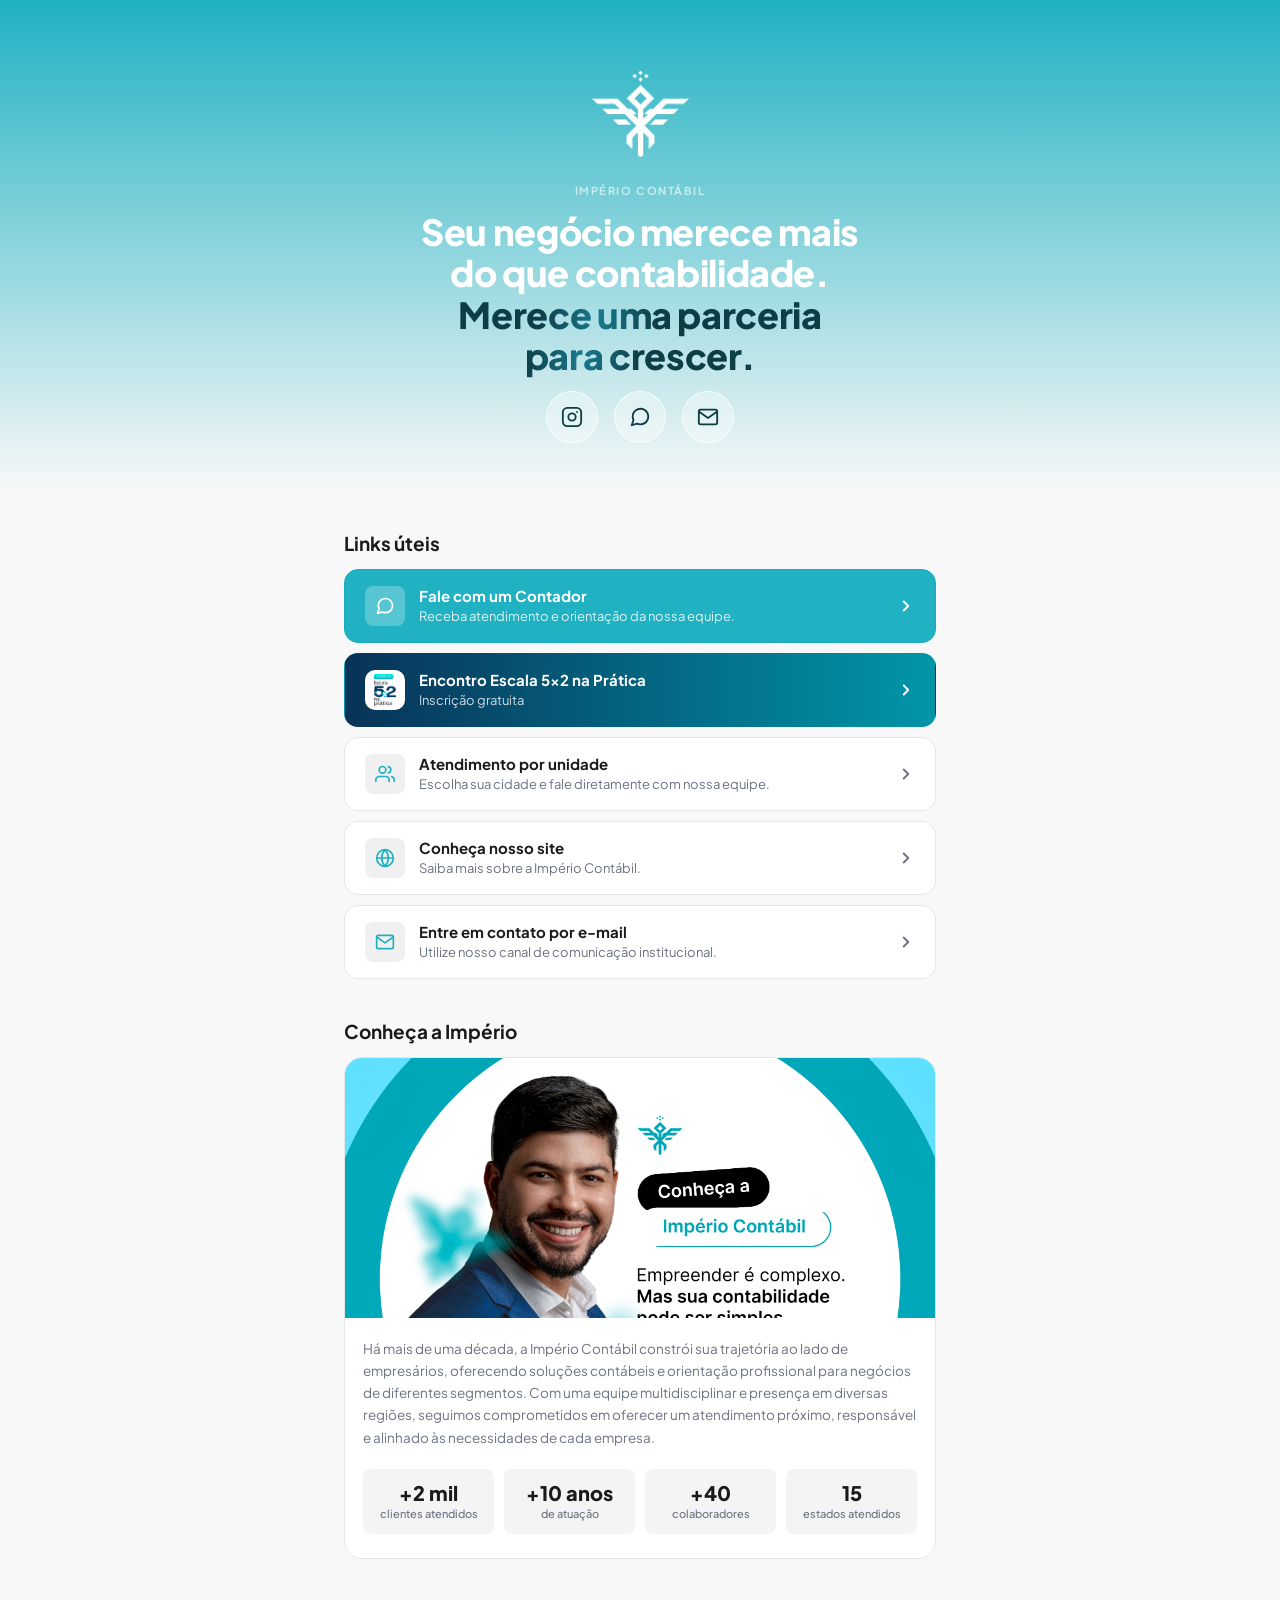
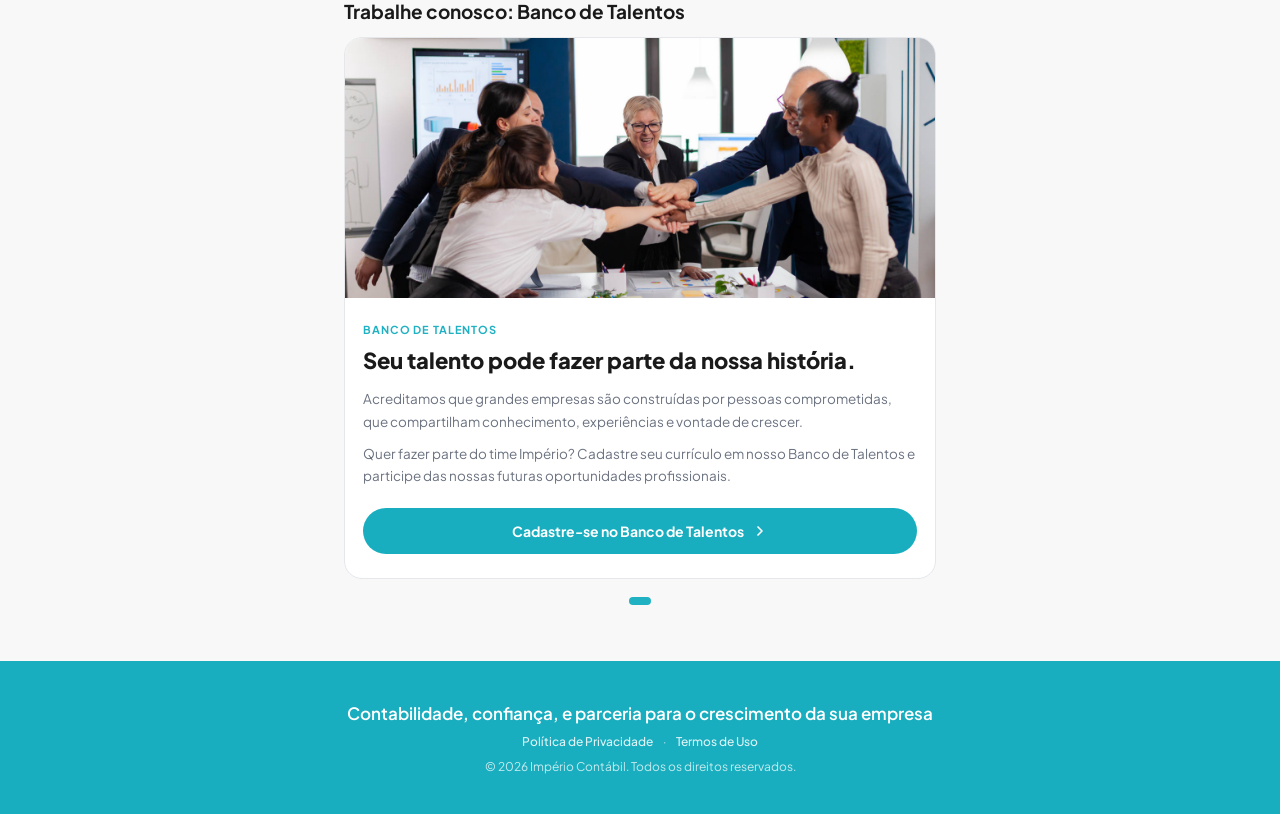
<file: index.html>
<!DOCTYPE html>
<html lang="pt-BR">
<head>
  <meta charset="UTF-8" />
  <meta name="viewport" content="width=device-width, initial-scale=1.0" />
  <title>Império Contábil</title>
  <link rel="icon" type="image/png" href="assets/logo.png" />
  <link rel="preconnect" href="https://fonts.googleapis.com" />
  <link rel="preconnect" href="https://fonts.gstatic.com" crossorigin />
  <link href="https://fonts.googleapis.com/css2?family=Plus+Jakarta+Sans:wght@300;400;500;600;700;800&display=swap" rel="stylesheet" />
  <link rel="stylesheet" href="style.css" />
</head>
<body>

  <!-- HERO -->
  <section class="hero">
    <div class="hero__inner">
      <img src="assets/logo.png" alt="Logotipo Império Contábil" class="hero__logo" />
      <span class="hero__eyebrow">Império Contábil</span>
      <h1 class="hero__headline">
        Seu negócio merece mais<br>
        do que contabilidade.<br>
        <span class="hero__accent">Merece uma parceria<br>para crescer.</span>
      </h1>
      <div class="hero__socials">
        <a href="https://www.instagram.com/imperiocontabill/" target="_blank" rel="noopener" class="social-btn" aria-label="Instagram">
          <!-- Camera / Instagram -->
          <svg xmlns="http://www.w3.org/2000/svg" width="22" height="22" viewBox="0 0 24 24" fill="none" stroke="currentColor" stroke-width="2" stroke-linecap="round" stroke-linejoin="round">
            <rect x="2" y="2" width="20" height="20" rx="5" ry="5"/>
            <circle cx="12" cy="12" r="4"/>
            <circle cx="17.5" cy="6.5" r="1" fill="currentColor" stroke="none"/>
          </svg>
        </a>
        <a href="https://wa.me/5589994093771" target="_blank" rel="noopener" class="social-btn" aria-label="WhatsApp">
          <!-- WhatsApp -->
          <svg xmlns="http://www.w3.org/2000/svg" width="22" height="22" viewBox="0 0 24 24" fill="none" stroke="currentColor" stroke-width="2" stroke-linecap="round" stroke-linejoin="round">
            <path d="M21 11.5a8.38 8.38 0 0 1-.9 3.8 8.5 8.5 0 0 1-7.6 4.7 8.38 8.38 0 0 1-3.8-.9L3 21l1.9-5.7a8.38 8.38 0 0 1-.9-3.8 8.5 8.5 0 0 1 4.7-7.6 8.38 8.38 0 0 1 3.8-.9h.5a8.48 8.48 0 0 1 8 8v.5z"/>
          </svg>
        </a>
        <a href="mailto:contato.imperiocontabil@gmail.com" class="social-btn" aria-label="E-mail">
          <!-- Email -->
          <svg xmlns="http://www.w3.org/2000/svg" width="22" height="22" viewBox="0 0 24 24" fill="none" stroke="currentColor" stroke-width="2" stroke-linecap="round" stroke-linejoin="round">
            <path d="M4 4h16c1.1 0 2 .9 2 2v12c0 1.1-.9 2-2 2H4c-1.1 0-2-.9-2-2V6c0-1.1.9-2 2-2z"/>
            <polyline points="22,6 12,13 2,6"/>
          </svg>
        </a>
      </div>
    </div>
  </section>

  <!-- MAIN CONTENT -->
  <main class="main">

    <!-- LINKS ÚTEIS -->
    <section class="section">
      <h2 class="section__title">Links úteis</h2>
      <div class="links-list">

        <a href="https://wa.me/5589994093771" target="_blank" rel="noopener" class="link-item link-item--primary">
          <div class="link-item__icon">
            <svg xmlns="http://www.w3.org/2000/svg" width="20" height="20" viewBox="0 0 24 24" fill="none" stroke="currentColor" stroke-width="2" stroke-linecap="round" stroke-linejoin="round">
              <path d="M21 11.5a8.38 8.38 0 0 1-.9 3.8 8.5 8.5 0 0 1-7.6 4.7 8.38 8.38 0 0 1-3.8-.9L3 21l1.9-5.7a8.38 8.38 0 0 1-.9-3.8 8.5 8.5 0 0 1 4.7-7.6 8.38 8.38 0 0 1 3.8-.9h.5a8.48 8.48 0 0 1 8 8v.5z"/>
            </svg>
          </div>
          <div class="link-item__text">
            <span class="link-item__label">Fale com um Contador</span>
            <span class="link-item__sub">Receba atendimento e orientação da nossa equipe.</span>
          </div>
          <div class="link-item__arrow">
            <svg xmlns="http://www.w3.org/2000/svg" width="18" height="18" viewBox="0 0 24 24" fill="none" stroke="currentColor" stroke-width="2.5" stroke-linecap="round" stroke-linejoin="round">
              <polyline points="9 18 15 12 9 6"/>
            </svg>
          </div>
        </a>

        <button class="link-item link-item--forum" id="openForumModal" type="button" style="display:none;">
          <div class="link-item__icon link-item__icon--photo">
            <img src="assets/forum-dom-inocencio.png" alt="Fórum da Reforma Tributária" class="link-item__photo" />
          </div>
          <div class="link-item__text">
            <span class="link-item__label">Fórum da Reforma Tributária</span>
            <span class="link-item__sub">Dom Inocêncio</span>
          </div>
          <div class="link-item__arrow link-item__arrow--muted">
            <svg xmlns="http://www.w3.org/2000/svg" width="18" height="18" viewBox="0 0 24 24" fill="none" stroke="currentColor" stroke-width="2.5" stroke-linecap="round" stroke-linejoin="round">
              <polyline points="9 18 15 12 9 6"/>
            </svg>
          </div>
        </button>

        <a href="escala52.html" class="link-item link-item--escala">
          <div class="link-item__icon link-item__icon--photo">
            <img src="assets/escala52-logo.png" alt="Encontro Escala 5x2 na Prática" class="link-item__photo" style="object-fit: contain;" />
          </div>
          <div class="link-item__text">
            <span class="link-item__label">Encontro Escala 5x2 na Prática</span>
            <span class="link-item__sub">Inscrição gratuita</span>
          </div>
          <div class="link-item__arrow link-item__arrow--muted">
            <svg xmlns="http://www.w3.org/2000/svg" width="18" height="18" viewBox="0 0 24 24" fill="none" stroke="currentColor" stroke-width="2.5" stroke-linecap="round" stroke-linejoin="round">
              <polyline points="9 18 15 12 9 6"/>
            </svg>
          </div>
        </a>

        <a href="unidades.html" class="link-item">
          <div class="link-item__icon link-item__icon--muted">
            <svg xmlns="http://www.w3.org/2000/svg" width="20" height="20" viewBox="0 0 24 24" fill="none" stroke="currentColor" stroke-width="2" stroke-linecap="round" stroke-linejoin="round">
              <path d="M17 21v-2a4 4 0 0 0-4-4H5a4 4 0 0 0-4 4v2"/>
              <circle cx="9" cy="7" r="4"/>
              <path d="M23 21v-2a4 4 0 0 0-3-3.87"/>
              <path d="M16 3.13a4 4 0 0 1 0 7.75"/>
            </svg>
          </div>
          <div class="link-item__text">
            <span class="link-item__label">Atendimento por unidade</span>
            <span class="link-item__sub">Escolha sua cidade e fale diretamente com nossa equipe.</span>
          </div>
          <div class="link-item__arrow link-item__arrow--muted">
            <svg xmlns="http://www.w3.org/2000/svg" width="18" height="18" viewBox="0 0 24 24" fill="none" stroke="currentColor" stroke-width="2.5" stroke-linecap="round" stroke-linejoin="round">
              <polyline points="9 18 15 12 9 6"/>
            </svg>
          </div>
        </a>

        <a href="https://imperiocontabill.com.br/" target="_blank" rel="noopener" class="link-item">
          <div class="link-item__icon link-item__icon--muted">
            <svg xmlns="http://www.w3.org/2000/svg" width="20" height="20" viewBox="0 0 24 24" fill="none" stroke="currentColor" stroke-width="2" stroke-linecap="round" stroke-linejoin="round">
              <circle cx="12" cy="12" r="10"/>
              <line x1="2" y1="12" x2="22" y2="12"/>
              <path d="M12 2a15.3 15.3 0 0 1 4 10 15.3 15.3 0 0 1-4 10 15.3 15.3 0 0 1-4-10 15.3 15.3 0 0 1 4-10z"/>
            </svg>
          </div>
          <div class="link-item__text">
            <span class="link-item__label">Conheça nosso site</span>
            <span class="link-item__sub">Saiba mais sobre a Império Contábil.</span>
          </div>
          <div class="link-item__arrow link-item__arrow--muted">
            <svg xmlns="http://www.w3.org/2000/svg" width="18" height="18" viewBox="0 0 24 24" fill="none" stroke="currentColor" stroke-width="2.5" stroke-linecap="round" stroke-linejoin="round">
              <polyline points="9 18 15 12 9 6"/>
            </svg>
          </div>
        </a>

        <a href="mailto:contato.imperiocontabil@gmail.com" class="link-item">
          <div class="link-item__icon link-item__icon--muted">
            <svg xmlns="http://www.w3.org/2000/svg" width="20" height="20" viewBox="0 0 24 24" fill="none" stroke="currentColor" stroke-width="2" stroke-linecap="round" stroke-linejoin="round">
              <path d="M4 4h16c1.1 0 2 .9 2 2v12c0 1.1-.9 2-2 2H4c-1.1 0-2-.9-2-2V6c0-1.1.9-2 2-2z"/>
              <polyline points="22,6 12,13 2,6"/>
            </svg>
          </div>
          <div class="link-item__text">
            <span class="link-item__label">Entre em contato por e-mail</span>
            <span class="link-item__sub">Utilize nosso canal de comunicação institucional.</span>
          </div>
          <div class="link-item__arrow link-item__arrow--muted">
            <svg xmlns="http://www.w3.org/2000/svg" width="18" height="18" viewBox="0 0 24 24" fill="none" stroke="currentColor" stroke-width="2.5" stroke-linecap="round" stroke-linejoin="round">
              <polyline points="9 18 15 12 9 6"/>
            </svg>
          </div>
        </a>


      </div>
    </section>

    <!-- CONHEÇA A IMPÉRIO -->
    <section class="section">
      <h2 class="section__title">Conheça a Império</h2>
      <div class="card">
        <img src="assets/conheca-imperio-new.jpg" alt="Fachada Império Contábil" class="card__img" style="object-position: top;" />
        <div class="card__body">
          <p class="card__text">
            Há mais de uma década, a Império Contábil constrói sua trajetória ao lado de empresários, oferecendo soluções contábeis e orientação profissional para negócios de diferentes segmentos. Com uma equipe multidisciplinar e presença em diversas regiões, seguimos comprometidos em oferecer um atendimento próximo, responsável e alinhado às necessidades de cada empresa.
          </p>
          <div class="stats-grid">
            <div class="stat">
              <span class="stat__value">+2 mil</span>
              <span class="stat__label">clientes atendidos</span>
            </div>
            <div class="stat">
              <span class="stat__value">+10 anos</span>
              <span class="stat__label">de atuação</span>
            </div>
            <div class="stat">
              <span class="stat__value">+40</span>
              <span class="stat__label">colaboradores</span>
            </div>
            <div class="stat">
              <span class="stat__value">15</span>
              <span class="stat__label">estados atendidos</span>
            </div>
          </div>
        </div>
      </div>
    </section>

    <!-- TRABALHE CONOSCO -->
    <section class="section">
      <h2 class="section__title">Trabalhe conosco: Banco de Talentos</h2>
      <div class="carousel">
        <div class="carousel__track" id="carouselTrack">

          <!-- Card 1: Banco de Talentos -->
          <div class="carousel__slide">
            <div class="card card--job">
              <img src="assets/banco-talentos.jpg" alt="Banco de Talentos Império Contábil" class="card__img" />
              <div class="card__body">
                <span class="tag">BANCO DE TALENTOS</span>
                <h3 class="card__job-title">Seu talento pode fazer parte da nossa história.</h3>
                <p class="card__text">
                  Acreditamos que grandes empresas são construídas por pessoas comprometidas, que compartilham conhecimento, experiências e vontade de crescer.
                </p>
                <p class="card__text">
                  Quer fazer parte do time Império? Cadastre seu currículo em nosso Banco de Talentos e participe das nossas futuras oportunidades profissionais.
                </p>
                <button class="btn-primary" id="openTalentModal" type="button">
                  Cadastre-se no Banco de Talentos
                  <svg xmlns="http://www.w3.org/2000/svg" width="16" height="16" viewBox="0 0 24 24" fill="none" stroke="currentColor" stroke-width="2.5" stroke-linecap="round" stroke-linejoin="round">
                    <polyline points="9 18 15 12 9 6"/>
                  </svg>
                </button>
              </div>
            </div>
          </div>

          <!-- Slots para vagas futuras -->
          <!-- <div class="carousel__slide"> ... </div> -->

        </div>
        <div class="carousel__dots" id="carouselDots">
          <button class="dot dot--active" aria-label="Slide 1"></button>
        </div>
      </div>
    </section>

  </main>

  <!-- FOOTER -->
  <footer class="footer">
    <p class="footer__tagline">Contabilidade, confiança, e parceria para o crescimento da sua empresa</p>
    <div class="footer__legal">
      <a href="privacidade.html">Política de Privacidade</a>
      <span>·</span>
      <a href="termos.html">Termos de Uso</a>
    </div>
    <p class="footer__copy">&copy; 2026 Império Contábil. Todos os direitos reservados.</p>
  </footer>

  <script src="carousel.js"></script>

  <!-- MODAL — Banco de Talentos -->
  <div class="modal-overlay" id="talentModal" aria-hidden="true">
    <div class="modal" role="dialog" aria-modal="true">

      <div class="modal__header">
        <div class="modal__top">
          <span class="modal__label">Banco de Talentos</span>
          <button class="modal__close" id="modalClose" aria-label="Fechar">
            <svg xmlns="http://www.w3.org/2000/svg" width="16" height="16" viewBox="0 0 24 24" fill="none" stroke="currentColor" stroke-width="2.5" stroke-linecap="round" stroke-linejoin="round">
              <line x1="18" y1="6" x2="6" y2="18"/><line x1="6" y1="6" x2="18" y2="18"/>
            </svg>
          </button>
        </div>
        <div id="modalStepperWrap">
          <div class="modal__stepper" id="modalStepper"></div>
        </div>
      </div>

      <div class="modal__body">

        <!-- Etapa 1 — Informações pessoais -->
        <div class="modal__pane" data-pane="1">
          <div class="modal__pane-header">
            <span class="modal__pane-num">1 de 4</span>
            <h3 class="modal__pane-title">Informações pessoais</h3>
            <p class="modal__pane-sub">Vamos começar com seus dados básicos.</p>
          </div>
          <div class="form-fields">
            <div class="form-group">
              <label class="form-label" for="f-nome">Nome completo <span class="form-required">*</span></label>
              <input class="form-input" id="f-nome" type="text" placeholder="Seu nome completo" required />
            </div>
            <div class="form-group">
              <label class="form-label" for="f-whatsapp">WhatsApp para contato <span class="form-required">*</span></label>
              <input class="form-input" id="f-whatsapp" type="tel" placeholder="(00) 00000-0000" required />
            </div>
            <div class="form-group">
              <label class="form-label" for="f-email">E-mail <span class="form-required">*</span></label>
              <input class="form-input" id="f-email" type="email" placeholder="seu@email.com" required />
            </div>
          </div>
        </div>

        <!-- Etapa 2 — Interesse profissional -->
        <div class="modal__pane" data-pane="2" hidden>
          <div class="modal__pane-header">
            <span class="modal__pane-num">2 de 4</span>
            <h3 class="modal__pane-title">Interesse profissional</h3>
            <p class="modal__pane-sub">Nos conte onde e como você quer atuar.</p>
          </div>
          <div class="form-fields">
            <div class="form-group">
              <label class="form-label" for="f-unidade">Unidade de interesse <span class="form-required">*</span></label>
              <select class="form-input form-select" id="f-unidade" required>
                <option value="">Selecione a cidade</option>
                <option>São Raimundo Nonato, PI</option>
                <option>Remanso, BA</option>
                <option>Campo Alegre de Lourdes, BA</option>
                <option>Teresina, PI</option>
                <option>Floriano, PI</option>
                <option>Qualquer unidade</option>
              </select>
            </div>
            <div class="form-group">
              <label class="form-label" for="f-area">Área ou função de interesse <span class="form-required">*</span></label>
              <select class="form-input form-select" id="f-area" required>
                <option value="">Selecione sua área</option>
                <option>Contabilidade Geral</option>
                <option>Departamento Pessoal</option>
                <option>Fiscal / Tributário</option>
                <option>Financeiro</option>
                <option>Administrativo</option>
                <option>Atendimento ao Cliente</option>
                <option>Estágio</option>
              </select>
            </div>
          </div>
        </div>

        <!-- Etapa 3 — Conhecendo você -->
        <div class="modal__pane" data-pane="3" hidden>
          <div class="modal__pane-header">
            <span class="modal__pane-num">3 de 4</span>
            <h3 class="modal__pane-title">Conhecendo você</h3>
            <p class="modal__pane-sub">Essa é a sua chance de se apresentar.</p>
          </div>
          <div class="form-fields">
            <div class="form-group">
              <label class="form-label" for="f-apresentacao">Breve apresentação pessoal e profissional <span class="form-required">*</span></label>
              <textarea class="form-input form-textarea" id="f-apresentacao" placeholder="Fale um pouco sobre você, sua trajetória e experiências..." required></textarea>
            </div>
            <div class="form-group">
              <label class="form-label" for="f-habilidades">Principais habilidades profissionais <span class="form-required">*</span></label>
              <textarea class="form-input form-textarea" id="f-habilidades" placeholder="Ex: Excel avançado, atendimento ao cliente, escrita fiscal..." required></textarea>
            </div>
            <div class="form-group">
              <label class="form-label" for="f-motivacao">Por que você quer fazer parte da Império Contábil? <span class="form-required">*</span></label>
              <textarea class="form-input form-textarea" id="f-motivacao" placeholder="Conte-nos sua motivação..." required></textarea>
            </div>
          </div>
        </div>

        <!-- Etapa 4 — Privacidade -->
        <div class="modal__pane" data-pane="4" hidden>
          <div class="modal__pane-header">
            <span class="modal__pane-num">4 de 4</span>
            <h3 class="modal__pane-title">Privacidade</h3>
            <p class="modal__pane-sub">Quase lá! Confirme seu consentimento para finalizar.</p>
          </div>
          <div class="form-fields">
            <div class="privacy-box">
              <p>Estamos sempre em busca de pessoas que desejam crescer, desenvolver suas habilidades e construir uma trajetória profissional conosco. Ao enviar sua candidatura, suas informações serão utilizadas exclusivamente nos processos de recrutamento e seleção da Império Contábil.</p>
            </div>
            <label class="form-check">
              <input type="checkbox" id="f-privacidade" required />
              <span>Li o <a href="privacidade.html" target="_blank">aviso de privacidade</a> e estou ciente de como meus dados serão utilizados nos processos de recrutamento e seleção da Império Contábil.</span>
            </label>
          </div>
        </div>

        <!-- Sucesso -->
        <div class="modal__pane modal__success" data-pane="5" hidden>
          <div class="success-icon">
            <svg xmlns="http://www.w3.org/2000/svg" width="32" height="32" viewBox="0 0 24 24" fill="none" stroke="currentColor" stroke-width="2.5" stroke-linecap="round" stroke-linejoin="round">
              <polyline points="20 6 9 17 4 12"/>
            </svg>
          </div>
          <h3>Candidatura enviada!</h3>
          <p>Obrigado pelo interesse em fazer parte da Império Contábil. Nossa equipe de RH entrará em contato em breve.</p>
          <button class="btn-primary" id="modalSuccessClose" type="button" style="max-width:220px;margin-top:8px;">Fechar</button>
        </div>

      </div>

      <div class="modal__footer" id="modalFooter">
        <button class="modal__btn-back" id="modalBtnBack" type="button">Voltar</button>
        <button class="modal__btn-next" id="modalBtnNext" type="button">Próximo</button>
      </div>

    </div>
  </div>

  <script src="modal.js"></script>

  <!-- MODAL — Fórum da Reforma Tributária -->
  <div class="modal-overlay" id="forumModal" aria-hidden="true">
    <div class="modal" role="dialog" aria-modal="true">

      <div class="modal__header">
        <div class="modal__top">
          <span class="modal__label">Fórum da Reforma Tributária</span>
          <button class="modal__close" id="forumModalClose" aria-label="Fechar">
            <svg xmlns="http://www.w3.org/2000/svg" width="16" height="16" viewBox="0 0 24 24" fill="none" stroke="currentColor" stroke-width="2.5" stroke-linecap="round" stroke-linejoin="round">
              <line x1="18" y1="6" x2="6" y2="18"/><line x1="6" y1="6" x2="18" y2="18"/>
            </svg>
          </button>
        </div>
      </div>

      <div class="modal__body">

        <!-- Formulário -->
        <div class="modal__pane" data-pane="forum-form">
          <div class="modal__pane-header">
            <h3 class="modal__pane-title">Garanta sua vaga!</h3>
            <p class="modal__pane-sub">Preencha seus dados para participar do Fórum em Dom Inocêncio.</p>
          </div>
          <div class="form-fields">
            <div class="form-group">
              <label class="form-label" for="ff-nome">Nome completo <span class="form-required">*</span></label>
              <input class="form-input" id="ff-nome" type="text" placeholder="Seu nome completo" required />
            </div>
            <div class="form-group">
              <label class="form-label" for="ff-numero">Número de WhatsApp <span class="form-required">*</span></label>
              <input class="form-input" id="ff-numero" type="tel" placeholder="(00) 00000-0000" required />
            </div>
            <div class="form-group">
              <label class="form-label" for="ff-empresa">Nome da empresa <span class="form-required">*</span></label>
              <input class="form-input" id="ff-empresa" type="text" placeholder="Nome da sua empresa" required />
            </div>
          </div>
        </div>

        <!-- Sucesso -->
        <div class="modal__pane modal__success" data-pane="forum-success" hidden>
          <div class="success-icon">
            <svg xmlns="http://www.w3.org/2000/svg" width="32" height="32" viewBox="0 0 24 24" fill="none" stroke="currentColor" stroke-width="2.5" stroke-linecap="round" stroke-linejoin="round">
              <polyline points="20 6 9 17 4 12"/>
            </svg>
          </div>
          <h3>Inscrição confirmada!</h3>
          <p>O WhatsApp vai abrir automaticamente com sua mensagem. Só enviar e pronto!</p>
          <button class="btn-primary" id="forumSuccessClose" type="button" style="max-width:220px;margin-top:8px;">Fechar</button>
        </div>

      </div>

      <div class="modal__footer" id="forumModalFooter">
        <button class="modal__btn-next" id="forumBtnInscrever" type="button">Se inscrever</button>
      </div>

    </div>
  </div>

  <script src="forum.js"></script>
</body>
</html>
</file>
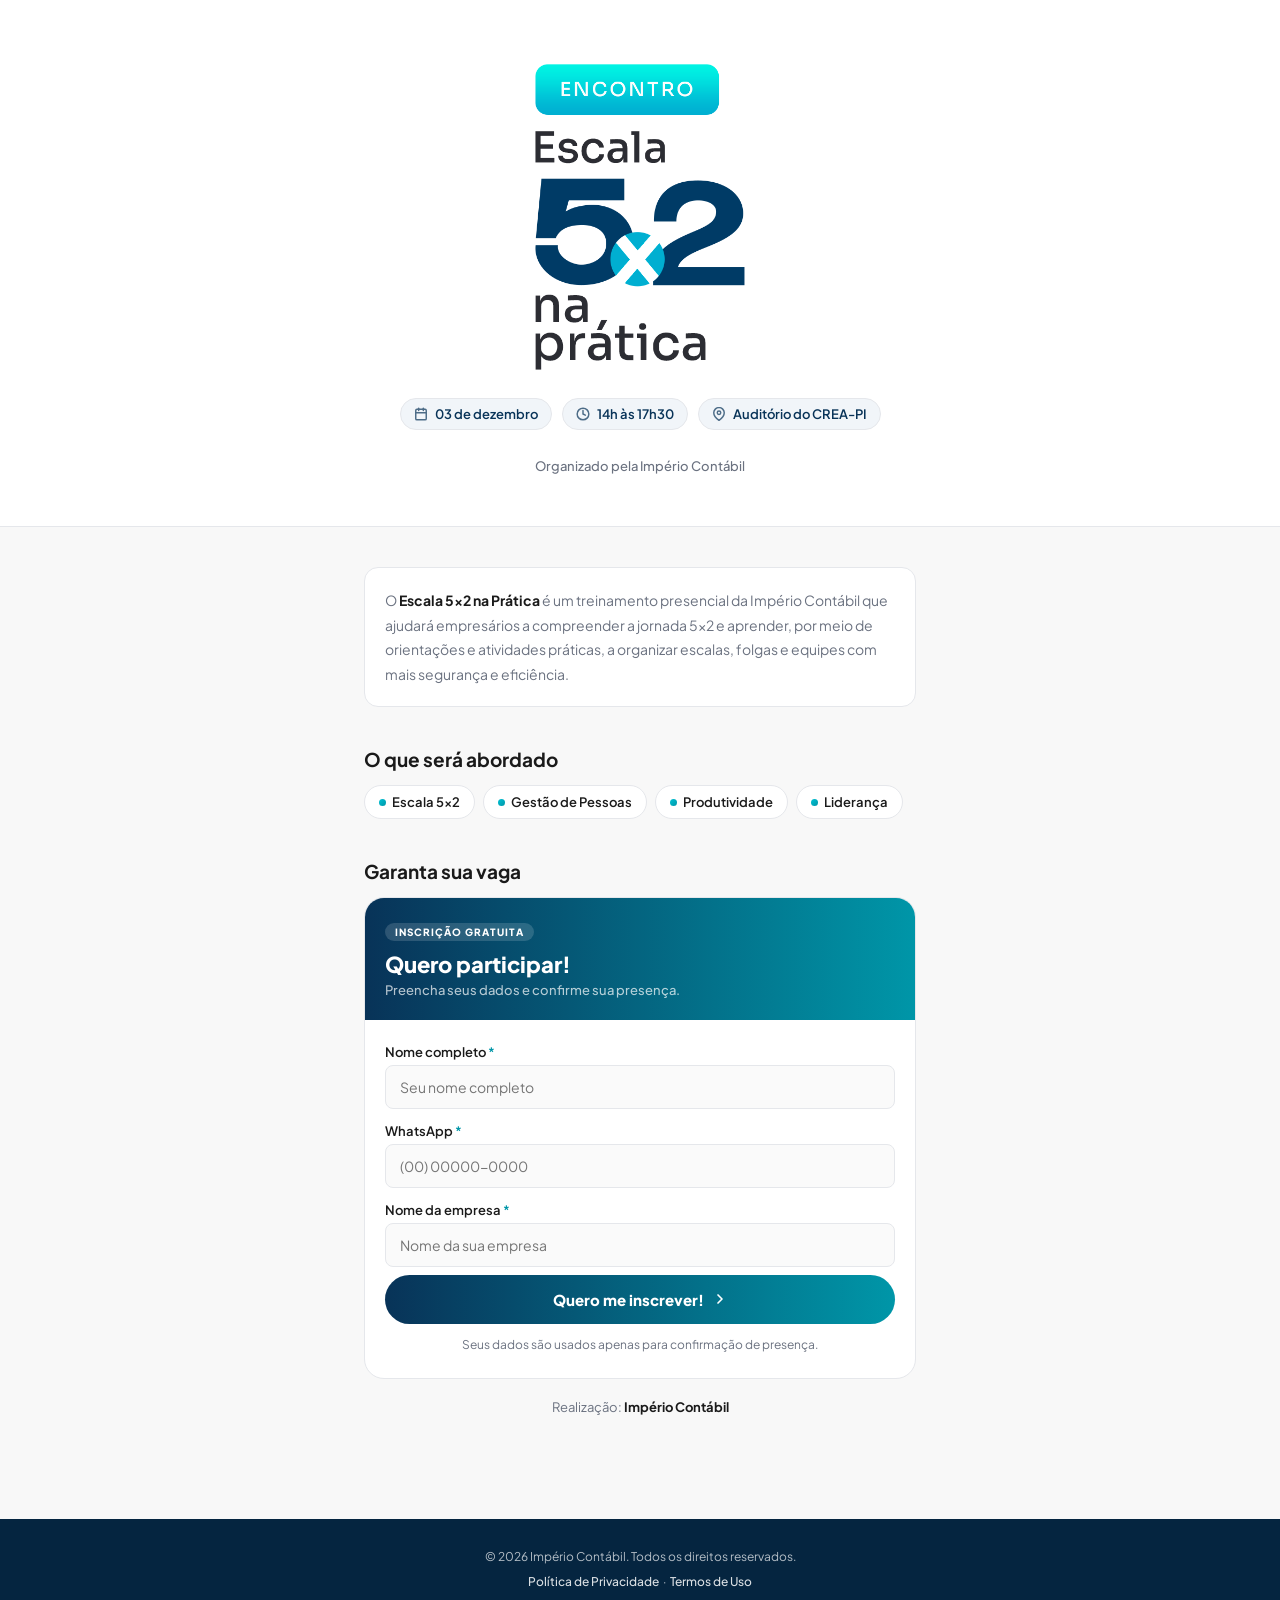
<file: escala52.html>
<!DOCTYPE html>
<html lang="pt-BR">
<head>
  <meta charset="UTF-8" />
  <meta name="viewport" content="width=device-width, initial-scale=1.0" />
  <title>Encontro Escala 5x2 na Prática | Império Contábil</title>
  <meta name="description" content="Inscreva-se no Encontro Escala 5x2 na Prática. Um evento promovido pela Império Contábil." />
  <link rel="icon" type="image/png" href="assets/logo.png" />
  <link rel="preconnect" href="https://fonts.googleapis.com" />
  <link rel="preconnect" href="https://fonts.gstatic.com" crossorigin />
  <link href="https://fonts.googleapis.com/css2?family=Plus+Jakarta+Sans:wght@300;400;500;600;700;800&display=swap" rel="stylesheet" />
  <style>
    /* ============ RESET & BASE ============ */
    *, *::before, *::after { box-sizing: border-box; margin: 0; padding: 0; }

    :root {
      --brand:       #083358;
      --brand-dark:  #052540;
      --accent:      #00C2D4;
      --accent-mid:  #0096A8;
      --white:       #ffffff;
      --bg:          #f8f8f8;
      --text:        #1a1a1a;
      --text-muted:  #6b7280;
      --border:      #e5e7eb;
      --radius-sm:   8px;
      --radius-md:   14px;
      --radius-lg:   20px;
    }

    html { scroll-behavior: smooth; }

    body {
      font-family: 'Plus Jakarta Sans', sans-serif;
      font-size: 15px;
      color: var(--text);
      background: var(--bg);
      -webkit-font-smoothing: antialiased;
    }

    a { text-decoration: none; color: inherit; }
    img { display: block; max-width: 100%; }

    /* ============ HERO ============ */
    .hero {
      background: #ffffff;
      border-bottom: 1px solid var(--border);
      display: flex;
      align-items: center;
      justify-content: center;
      padding: 52px 24px 44px;
    }

    .hero__content {
      width: 100%;
      max-width: 600px;
      display: flex;
      flex-direction: column;
      align-items: center;
      gap: 28px;
    }

    .hero__logo {
      width: 180px;
      height: auto;
    }

    .hero__meta {
      display: flex;
      flex-wrap: wrap;
      justify-content: center;
      gap: 10px;
    }

    .hero__pill {
      display: flex;
      align-items: center;
      gap: 7px;
      background: #f1f5f9;
      border: 1px solid var(--border);
      color: var(--brand);
      font-size: 13px;
      font-weight: 600;
      padding: 7px 13px;
      border-radius: 100px;
    }

    .hero__pill svg { flex-shrink: 0; opacity: 0.7; }

    .hero__organizer {
      font-size: 13px;
      color: var(--text-muted);
      font-weight: 500;
    }

    /* ============ MAIN ============ */
    .main {
      max-width: 600px;
      margin: 0 auto;
      padding: 0 16px 48px;
    }

    /* ============ SECTION ============ */
    .section { margin-top: 32px; }

    .section__title {
      font-size: 17px;
      font-weight: 700;
      color: var(--text);
      margin-bottom: 14px;
    }

    /* ============ TOPICS ============ */
    .topics {
      display: flex;
      flex-wrap: wrap;
      gap: 8px;
    }

    .topic-pill {
      display: flex;
      align-items: center;
      gap: 6px;
      padding: 8px 14px;
      background: var(--white);
      border: 1.5px solid var(--border);
      border-radius: 100px;
      font-size: 13px;
      font-weight: 600;
      color: var(--text);
    }

    .topic-pill__dot {
      width: 7px;
      height: 7px;
      border-radius: 50%;
      background: linear-gradient(135deg, var(--accent), var(--accent-mid));
      flex-shrink: 0;
    }

    /* ============ FORM CARD ============ */
    .form-card {
      background: var(--white);
      border: 1px solid var(--border);
      border-radius: var(--radius-lg);
      overflow: hidden;
    }

    .form-card__header {
      background: linear-gradient(90deg, var(--brand) 0%, var(--accent-mid) 100%);
      padding: 22px 20px;
    }

    .form-card__header-badge {
      display: inline-block;
      background: rgba(255, 255, 255, 0.15);
      color: #fff;
      font-size: 10px;
      font-weight: 800;
      letter-spacing: 0.1em;
      text-transform: uppercase;
      padding: 3px 10px;
      border-radius: 100px;
      margin-bottom: 10px;
    }

    .form-card__title {
      font-size: 22px;
      font-weight: 800;
      color: #fff;
      line-height: 1.2;
      margin-bottom: 4px;
    }

    .form-card__sub {
      font-size: 13px;
      font-weight: 500;
      color: rgba(255, 255, 255, 0.7);
    }

    .form-card__body {
      padding: 24px 20px;
    }

    .form-fields {
      display: flex;
      flex-direction: column;
      gap: 14px;
    }

    .form-group {
      display: flex;
      flex-direction: column;
      gap: 5px;
    }

    .form-label {
      font-size: 13px;
      font-weight: 600;
      color: var(--text);
    }

    .form-required { color: var(--accent-mid); }

    .form-input {
      padding: 12px 14px;
      border: 1.5px solid var(--border);
      border-radius: var(--radius-sm);
      font-family: 'Plus Jakarta Sans', sans-serif;
      font-size: 14px;
      color: var(--text);
      background: #fafafa;
      outline: none;
      transition: border-color 0.15s, background 0.15s;
      width: 100%;
      -webkit-appearance: none;
    }

    .form-input:focus { border-color: var(--accent); background: #fff; }
    .form-input.is-error { border-color: #ef4444; }

    .btn-submit {
      display: flex;
      align-items: center;
      justify-content: center;
      gap: 8px;
      margin-top: 8px;
      width: 100%;
      padding: 15px 20px;
      background: linear-gradient(90deg, var(--brand) 0%, var(--accent-mid) 100%);
      color: #fff;
      font-family: 'Plus Jakarta Sans', sans-serif;
      font-size: 15px;
      font-weight: 800;
      border-radius: 100px;
      border: none;
      cursor: pointer;
      transition: opacity 0.2s, transform 0.15s;
    }

    .btn-submit:hover { opacity: 0.9; transform: translateY(-1px); }
    .btn-submit:active { transform: scale(0.98); }
    .btn-submit:disabled { opacity: 0.6; cursor: not-allowed; transform: none; }

    .form-privacy {
      font-size: 12px;
      color: var(--text-muted);
      text-align: center;
      margin-top: 12px;
      line-height: 1.5;
    }

    /* ============ SUCCESS ============ */
    .success-state {
      display: none;
      flex-direction: column;
      align-items: center;
      text-align: center;
      padding: 40px 20px;
      gap: 12px;
    }

    .success-state.is-visible { display: flex; }

    .success-icon {
      width: 68px;
      height: 68px;
      border-radius: 50%;
      background: linear-gradient(135deg, var(--brand), var(--accent-mid));
      color: #fff;
      display: flex;
      align-items: center;
      justify-content: center;
      margin-bottom: 4px;
    }

    .success-state h3 {
      font-size: 22px;
      font-weight: 800;
      color: var(--text);
    }

    .success-state p {
      font-size: 14px;
      color: var(--text-muted);
      line-height: 1.6;
      max-width: 300px;
    }

    .btn-whatsapp {
      display: inline-flex;
      align-items: center;
      gap: 8px;
      margin-top: 4px;
      padding: 13px 24px;
      background: #25D366;
      color: #fff;
      font-family: 'Plus Jakarta Sans', sans-serif;
      font-size: 14px;
      font-weight: 700;
      border-radius: 100px;
      border: none;
      cursor: pointer;
      transition: background 0.2s;
      text-decoration: none;
    }

    .btn-whatsapp:hover { background: #1ebe5d; }

    /* ============ REALIZACAO ============ */
    .realizacao {
      margin-top: 20px;
      text-align: center;
      font-size: 13px;
      color: var(--text-muted);
    }

    .realizacao strong {
      color: var(--text);
      font-weight: 700;
    }

    /* ============ FOOTER ============ */
    .footer {
      background: var(--brand-dark);
      padding: 28px 24px;
      text-align: center;
      margin-top: 48px;
    }

    .footer p {
      font-size: 12px;
      color: rgba(255, 255, 255, 0.7);
      line-height: 1.6;
    }

    .footer a {
      color: rgba(255, 255, 255, 0.85);
      font-weight: 500;
    }

    /* ============ RESPONSIVE ============ */
    @media (min-width: 600px) {
      .hero { padding: 64px 32px 52px; }
      .hero__logo { width: 210px; }
      .main { padding: 0 24px 56px; }
      .section { margin-top: 40px; }
      .section__title { font-size: 19px; }
    }
  </style>
</head>
<body>

  <!-- HERO -->
  <section class="hero">
    <div class="hero__content">
      <img src="assets/escala52-logo.png" alt="Encontro Escala 5x2 na Prática" class="hero__logo" />
      <div class="hero__meta">
        <div class="hero__pill">
          <svg xmlns="http://www.w3.org/2000/svg" width="14" height="14" viewBox="0 0 24 24" fill="none" stroke="currentColor" stroke-width="2.5" stroke-linecap="round" stroke-linejoin="round"><rect x="3" y="4" width="18" height="18" rx="2" ry="2"/><line x1="16" y1="2" x2="16" y2="6"/><line x1="8" y1="2" x2="8" y2="6"/><line x1="3" y1="10" x2="21" y2="10"/></svg>
          03 de dezembro
        </div>
        <div class="hero__pill">
          <svg xmlns="http://www.w3.org/2000/svg" width="14" height="14" viewBox="0 0 24 24" fill="none" stroke="currentColor" stroke-width="2.5" stroke-linecap="round" stroke-linejoin="round"><circle cx="12" cy="12" r="10"/><polyline points="12 6 12 12 16 14"/></svg>
          14h às 17h30
        </div>
        <div class="hero__pill">
          <svg xmlns="http://www.w3.org/2000/svg" width="14" height="14" viewBox="0 0 24 24" fill="none" stroke="currentColor" stroke-width="2.5" stroke-linecap="round" stroke-linejoin="round"><path d="M21 10c0 7-9 13-9 13s-9-6-9-13a9 9 0 0 1 18 0z"/><circle cx="12" cy="10" r="3"/></svg>
          Auditório do CREA-PI
        </div>
      </div>
      <p class="hero__organizer">Organizado pela Império Contábil</p>
    </div>
  </section>

  <main class="main">

    <!-- SOBRE -->
    <section class="section">
      <div style="background:#fff;border:1px solid var(--border);border-radius:var(--radius-md);padding:20px;">
        <p style="font-size:14px;line-height:1.75;color:var(--text-muted);">
          O <strong style="color:var(--text);">Escala 5x2 na Prática</strong> é um treinamento presencial da Império Contábil que ajudará empresários a compreender a jornada 5x2 e aprender, por meio de orientações e atividades práticas, a organizar escalas, folgas e equipes com mais segurança e eficiência.
        </p>
      </div>
    </section>

    <!-- TÓPICOS -->
    <section class="section">
      <h2 class="section__title">O que será abordado</h2>
      <div class="topics">
        <div class="topic-pill"><span class="topic-pill__dot"></span>Escala 5x2</div>
        <div class="topic-pill"><span class="topic-pill__dot"></span>Gestão de Pessoas</div>
        <div class="topic-pill"><span class="topic-pill__dot"></span>Produtividade</div>
        <div class="topic-pill"><span class="topic-pill__dot"></span>Liderança</div>
      </div>
    </section>

    <!-- FORMULÁRIO -->
    <section class="section" id="inscricao">
      <h2 class="section__title">Garanta sua vaga</h2>
      <div class="form-card">
        <div class="form-card__header">
          <span class="form-card__header-badge">Inscrição gratuita</span>
          <h3 class="form-card__title">Quero participar!</h3>
          <p class="form-card__sub">Preencha seus dados e confirme sua presença.</p>
        </div>

        <div class="form-card__body">

          <!-- Form -->
          <div id="formState">
            <div class="form-fields">
              <div class="form-group">
                <label class="form-label" for="f-nome">Nome completo <span class="form-required">*</span></label>
                <input class="form-input" id="f-nome" type="text" placeholder="Seu nome completo" required />
              </div>
              <div class="form-group">
                <label class="form-label" for="f-numero">WhatsApp <span class="form-required">*</span></label>
                <input class="form-input" id="f-numero" type="tel" placeholder="(00) 00000-0000" required />
              </div>
              <div class="form-group">
                <label class="form-label" for="f-empresa">Nome da empresa <span class="form-required">*</span></label>
                <input class="form-input" id="f-empresa" type="text" placeholder="Nome da sua empresa" required />
              </div>
            </div>
            <button class="btn-submit" id="btnInscrever" type="button">
              Quero me inscrever!
              <svg xmlns="http://www.w3.org/2000/svg" width="16" height="16" viewBox="0 0 24 24" fill="none" stroke="currentColor" stroke-width="2.5" stroke-linecap="round" stroke-linejoin="round"><polyline points="9 18 15 12 9 6"/></svg>
            </button>
            <p class="form-privacy">Seus dados são usados apenas para confirmação de presença.</p>
          </div>

          <!-- Success -->
          <div class="success-state" id="successState">
            <div class="success-icon">
              <svg xmlns="http://www.w3.org/2000/svg" width="32" height="32" viewBox="0 0 24 24" fill="none" stroke="currentColor" stroke-width="2.5" stroke-linecap="round" stroke-linejoin="round"><polyline points="20 6 9 17 4 12"/></svg>
            </div>
            <h3>Inscrição confirmada!</h3>
            <p>Sua vaga está garantida. Te esperamos dia <strong>03 de dezembro</strong> no Auditório do CREA-PI, das 14h às 17h30!</p>
            <a class="btn-whatsapp" id="btnWhatsapp" href="#" target="_blank" rel="noopener">
              <svg xmlns="http://www.w3.org/2000/svg" width="16" height="16" viewBox="0 0 24 24" fill="none" stroke="currentColor" stroke-width="2" stroke-linecap="round" stroke-linejoin="round"><path d="M21 11.5a8.38 8.38 0 0 1-.9 3.8 8.5 8.5 0 0 1-7.6 4.7 8.38 8.38 0 0 1-3.8-.9L3 21l1.9-5.7a8.38 8.38 0 0 1-.9-3.8 8.5 8.5 0 0 1 4.7-7.6 8.38 8.38 0 0 1 3.8-.9h.5a8.48 8.48 0 0 1 8 8v.5z"/></svg>
              Confirmar pelo WhatsApp
            </a>
          </div>

        </div>
      </div>
    </section>

    <p class="realizacao">Realização: <strong>Império Contábil</strong></p>

  </main>

  <!-- FOOTER -->
  <footer class="footer">
    <p>&copy; 2026 Império Contábil. Todos os direitos reservados.</p>
    <p style="margin-top:6px;"><a href="privacidade.html">Política de Privacidade</a> &nbsp;·&nbsp; <a href="termos.html">Termos de Uso</a></p>
  </footer>

  <script>
    ;(function () {
      var WEBHOOK_URL     = 'https://hook.us2.make.com/odvy3xbn8cbyxl4xb8pltuacsw3dyx59'
      var WHATSAPP_NUMBER = '558981347495'

      var inputNumero = document.getElementById('f-numero')
      inputNumero.addEventListener('input', function () {
        var v = this.value.replace(/\D/g, '').slice(0, 11)
        if (v.length <= 10) {
          v = v.replace(/^(\d{2})(\d{4})(\d{0,4})/, '($1) $2-$3')
        } else {
          v = v.replace(/^(\d{2})(\d{5})(\d{0,4})/, '($1) $2-$3')
        }
        this.value = v
      })

      var btnInscrever = document.getElementById('btnInscrever')
      var formState    = document.getElementById('formState')
      var successState = document.getElementById('successState')
      var btnWhatsapp  = document.getElementById('btnWhatsapp')

      function validate() {
        var valid = true
        document.querySelectorAll('.form-input[required]').forEach(function (f) {
          f.classList.remove('is-error')
          if (!f.value.trim()) { f.classList.add('is-error'); valid = false }
        })
        return valid
      }

      function sendToWebhook(data) {
        return fetch(WEBHOOK_URL, {
          method: 'POST',
          headers: { 'Content-Type': 'application/json' },
          body: JSON.stringify(data),
        })
      }

      function buildWhatsAppLink(nome, empresa) {
        var msg =
          'Oi! Meu nome é ' + nome + ' e represento a empresa ' + empresa + '. ' +
          'Quero participar do Encontro Escala 5x2 na Prática! ' +
          'Vim pelos links da Império Contábil.'
        return 'https://wa.me/' + WHATSAPP_NUMBER + '?text=' + encodeURIComponent(msg)
      }

      btnInscrever.addEventListener('click', function () {
        if (!validate()) return

        var nome    = document.getElementById('f-nome').value.trim()
        var numero  = document.getElementById('f-numero').value.trim()
        var empresa = document.getElementById('f-empresa').value.trim()

        var payload = {
          nome:    nome,
          numero:  numero,
          empresa: empresa,
          evento:  'Encontro Escala 5x2 na Prática',
          origem:  'Página de inscrição',
          data:    new Date().toLocaleString('pt-BR', { timeZone: 'America/Fortaleza' }),
        }

        btnInscrever.disabled = true
        btnInscrever.textContent = 'Enviando...'

        sendToWebhook(payload)
          .catch(function () {})
          .finally(function () {
            btnWhatsapp.href = buildWhatsAppLink(nome, empresa)
            formState.style.display = 'none'
            successState.classList.add('is-visible')
            window.open(buildWhatsAppLink(nome, empresa), '_blank')
          })
      })
    })()
  </script>

</body>
</html>
</file>
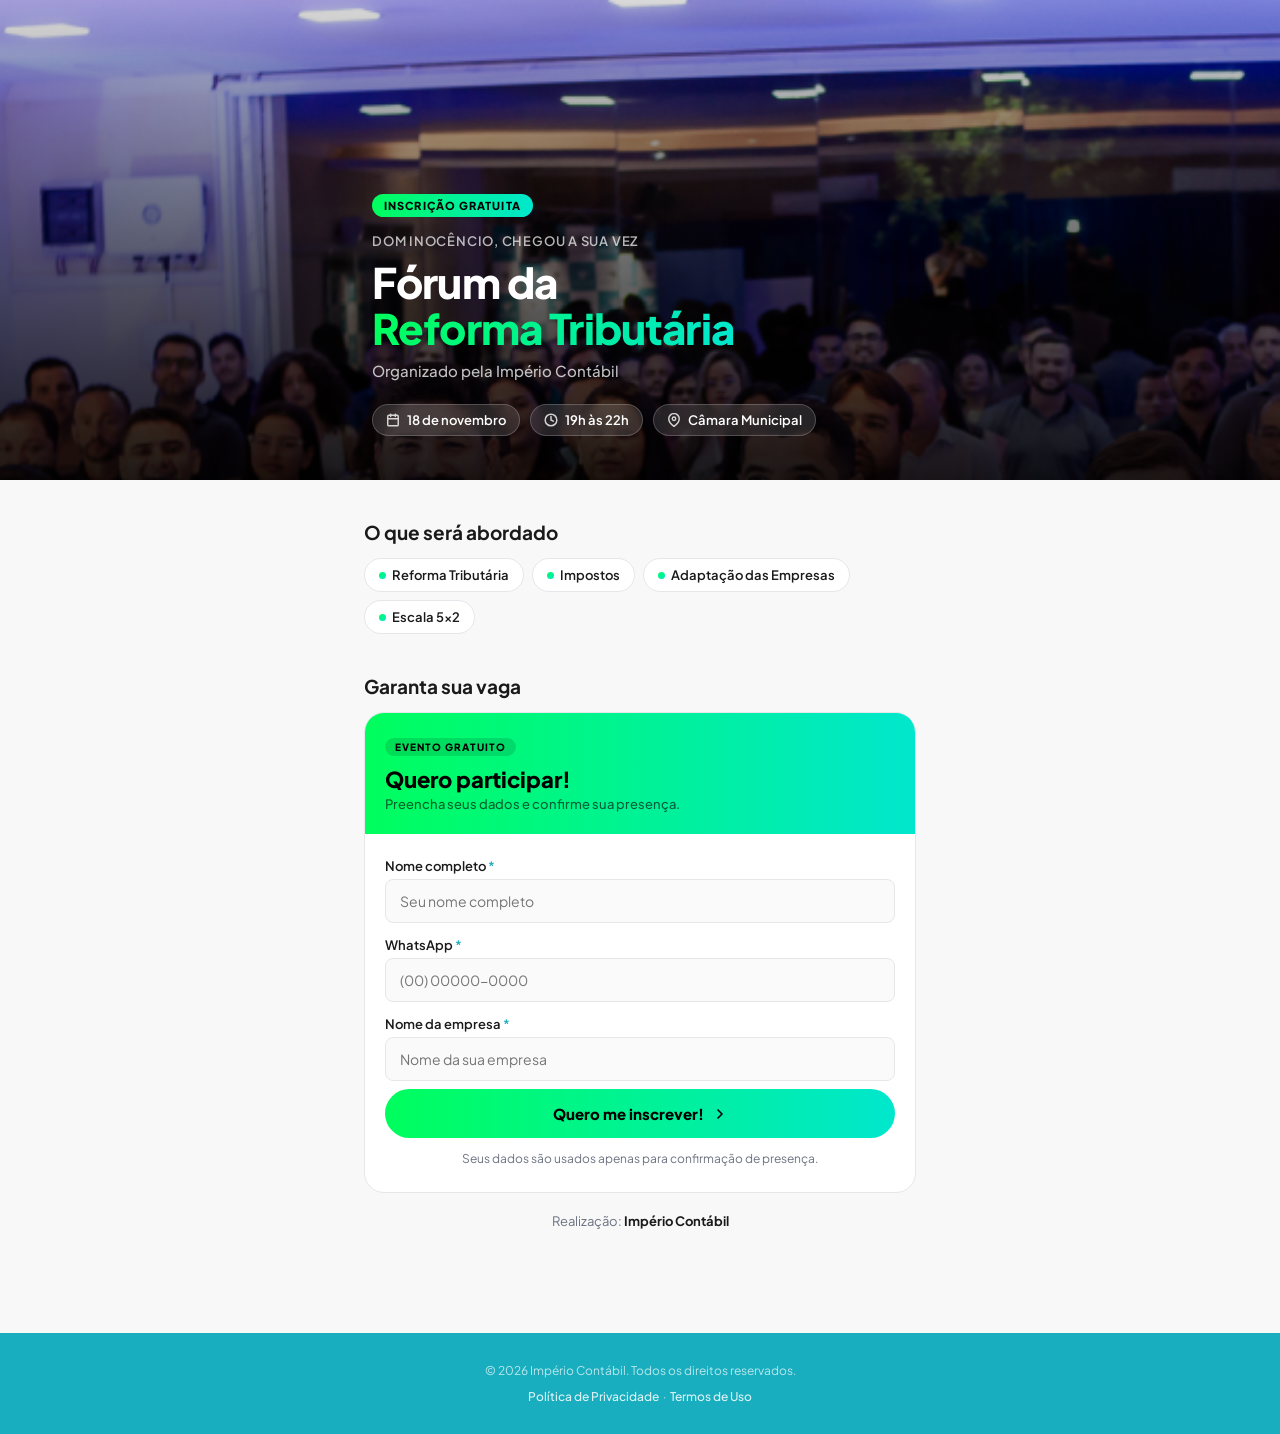
<file: inscricao.html>
<!DOCTYPE html>
<html lang="pt-BR">
<head>
  <meta charset="UTF-8" />
  <meta name="viewport" content="width=device-width, initial-scale=1.0" />
  <title>Fórum da Reforma Tributária | Dom Inocêncio</title>
  <meta name="description" content="Inscreva-se gratuitamente no Fórum da Reforma Tributária em Dom Inocêncio. Quarta-feira, 18 de novembro, das 19h às 22h na Câmara Municipal de Vereadores." />
  <link rel="icon" type="image/png" href="assets/logo.png" />
  <link rel="preconnect" href="https://fonts.googleapis.com" />
  <link rel="preconnect" href="https://fonts.gstatic.com" crossorigin />
  <link href="https://fonts.googleapis.com/css2?family=Plus+Jakarta+Sans:wght@300;400;500;600;700;800&display=swap" rel="stylesheet" />
  <style>
    /* ============ RESET & BASE ============ */
    *, *::before, *::after { box-sizing: border-box; margin: 0; padding: 0; }

    :root {
      --brand:       #20B1C2;
      --brand-dark:  #18AEBF;
      --green:       #00FE5D;
      --teal:        #00E7CD;
      --white:       #ffffff;
      --bg:          #f8f8f8;
      --text:        #1a1a1a;
      --text-muted:  #6b7280;
      --border:      #e5e7eb;
      --radius-sm:   8px;
      --radius-md:   14px;
      --radius-lg:   20px;
    }

    html { scroll-behavior: smooth; }

    body {
      font-family: 'Plus Jakarta Sans', sans-serif;
      font-size: 15px;
      color: var(--text);
      background: var(--bg);
      -webkit-font-smoothing: antialiased;
    }

    a { text-decoration: none; color: inherit; }
    img { display: block; max-width: 100%; }

    /* ============ HERO ============ */
    .hero {
      position: relative;
      min-height: 480px;
      display: flex;
      align-items: flex-end;
      overflow: hidden;
    }

    .hero__bg {
      position: absolute;
      inset: 0;
      width: 100%;
      height: 100%;
      object-fit: cover;
      object-position: top center;
    }

    .hero__overlay {
      position: absolute;
      inset: 0;
      background: linear-gradient(
        180deg,
        rgba(0, 0, 0, 0.15) 0%,
        rgba(0, 0, 0, 0.55) 50%,
        rgba(0, 0, 0, 0.88) 100%
      );
    }

    .hero__content {
      position: relative;
      z-index: 1;
      width: 100%;
      max-width: 600px;
      margin: 0 auto;
      padding: 40px 24px 36px;
    }

    .hero__badge {
      display: inline-flex;
      align-items: center;
      gap: 6px;
      background: linear-gradient(90deg, var(--green), var(--teal));
      color: #000;
      font-size: 11px;
      font-weight: 800;
      letter-spacing: 0.1em;
      text-transform: uppercase;
      padding: 5px 12px;
      border-radius: 100px;
      margin-bottom: 16px;
    }

    .hero__eyebrow {
      display: block;
      font-size: 13px;
      font-weight: 600;
      color: rgba(255, 255, 255, 0.7);
      letter-spacing: 0.06em;
      text-transform: uppercase;
      margin-bottom: 10px;
    }

    .hero__title {
      font-size: 34px;
      font-weight: 800;
      line-height: 1.1;
      color: #fff;
      margin-bottom: 10px;
      letter-spacing: -0.02em;
    }

    .hero__title span {
      background: linear-gradient(90deg, var(--green), var(--teal));
      -webkit-background-clip: text;
      background-clip: text;
      color: transparent;
    }

    .hero__city {
      font-size: 15px;
      font-weight: 500;
      color: rgba(255, 255, 255, 0.75);
      margin-bottom: 24px;
    }

    .hero__meta {
      display: flex;
      flex-wrap: wrap;
      gap: 10px;
    }

    .hero__pill {
      display: flex;
      align-items: center;
      gap: 7px;
      background: rgba(255, 255, 255, 0.12);
      border: 1px solid rgba(255, 255, 255, 0.2);
      backdrop-filter: blur(8px);
      color: #fff;
      font-size: 13px;
      font-weight: 600;
      padding: 7px 13px;
      border-radius: 100px;
    }

    .hero__pill svg { flex-shrink: 0; opacity: 0.8; }

    /* ============ MAIN ============ */
    .main {
      max-width: 600px;
      margin: 0 auto;
      padding: 0 16px 48px;
    }

    /* ============ SECTION ============ */
    .section { margin-top: 32px; }

    .section__title {
      font-size: 17px;
      font-weight: 700;
      color: var(--text);
      margin-bottom: 14px;
    }

    /* ============ INFO CARDS ============ */
    .info-grid {
      display: grid;
      grid-template-columns: 1fr 1fr;
      gap: 10px;
    }

    .info-card {
      background: var(--white);
      border: 1px solid var(--border);
      border-radius: var(--radius-md);
      padding: 16px 14px;
      display: flex;
      flex-direction: column;
      gap: 8px;
    }

    .info-card--full {
      grid-column: 1 / -1;
    }

    .info-card__icon {
      width: 36px;
      height: 36px;
      border-radius: var(--radius-sm);
      background: linear-gradient(135deg, var(--green), var(--teal));
      display: flex;
      align-items: center;
      justify-content: center;
      color: #000;
      flex-shrink: 0;
    }

    .info-card__label {
      font-size: 11px;
      font-weight: 700;
      letter-spacing: 0.08em;
      text-transform: uppercase;
      color: var(--text-muted);
    }

    .info-card__value {
      font-size: 15px;
      font-weight: 700;
      color: var(--text);
      line-height: 1.3;
    }

    .info-card__sub {
      font-size: 12px;
      font-weight: 400;
      color: var(--text-muted);
      margin-top: 2px;
    }

    /* ============ TOPICS ============ */
    .topics {
      display: flex;
      flex-wrap: wrap;
      gap: 8px;
    }

    .topic-pill {
      display: flex;
      align-items: center;
      gap: 6px;
      padding: 8px 14px;
      background: var(--white);
      border: 1.5px solid var(--border);
      border-radius: 100px;
      font-size: 13px;
      font-weight: 600;
      color: var(--text);
    }

    .topic-pill__dot {
      width: 7px;
      height: 7px;
      border-radius: 50%;
      background: linear-gradient(135deg, var(--green), var(--teal));
      flex-shrink: 0;
    }

    /* ============ FORM CARD ============ */
    .form-card {
      background: var(--white);
      border: 1px solid var(--border);
      border-radius: var(--radius-lg);
      overflow: hidden;
    }

    .form-card__header {
      background: linear-gradient(90deg, var(--green) 0%, var(--teal) 100%);
      padding: 22px 20px;
    }

    .form-card__header-badge {
      display: inline-block;
      background: rgba(0, 0, 0, 0.12);
      color: #000;
      font-size: 10px;
      font-weight: 800;
      letter-spacing: 0.1em;
      text-transform: uppercase;
      padding: 3px 10px;
      border-radius: 100px;
      margin-bottom: 10px;
    }

    .form-card__title {
      font-size: 22px;
      font-weight: 800;
      color: #000;
      line-height: 1.2;
      margin-bottom: 4px;
    }

    .form-card__sub {
      font-size: 13px;
      font-weight: 500;
      color: rgba(0, 0, 0, 0.6);
    }

    .form-card__body {
      padding: 24px 20px;
    }

    .form-fields {
      display: flex;
      flex-direction: column;
      gap: 14px;
    }

    .form-group {
      display: flex;
      flex-direction: column;
      gap: 5px;
    }

    .form-label {
      font-size: 13px;
      font-weight: 600;
      color: var(--text);
    }

    .form-required { color: var(--brand); }

    .form-input {
      padding: 12px 14px;
      border: 1.5px solid var(--border);
      border-radius: var(--radius-sm);
      font-family: 'Plus Jakarta Sans', sans-serif;
      font-size: 14px;
      color: var(--text);
      background: #fafafa;
      outline: none;
      transition: border-color 0.15s, background 0.15s;
      width: 100%;
      -webkit-appearance: none;
    }

    .form-input:focus { border-color: var(--brand); background: #fff; }
    .form-input.is-error { border-color: #ef4444; }

    .btn-submit {
      display: flex;
      align-items: center;
      justify-content: center;
      gap: 8px;
      margin-top: 8px;
      width: 100%;
      padding: 15px 20px;
      background: linear-gradient(90deg, var(--green) 0%, var(--teal) 100%);
      color: #000;
      font-family: 'Plus Jakarta Sans', sans-serif;
      font-size: 15px;
      font-weight: 800;
      border-radius: 100px;
      border: none;
      cursor: pointer;
      transition: opacity 0.2s, transform 0.15s;
    }

    .btn-submit:hover { opacity: 0.9; transform: translateY(-1px); }
    .btn-submit:active { transform: scale(0.98); }
    .btn-submit:disabled { opacity: 0.6; cursor: not-allowed; transform: none; }

    .form-privacy {
      font-size: 12px;
      color: var(--text-muted);
      text-align: center;
      margin-top: 12px;
      line-height: 1.5;
    }

    /* ============ SUCCESS ============ */
    .success-state {
      display: none;
      flex-direction: column;
      align-items: center;
      text-align: center;
      padding: 40px 20px;
      gap: 12px;
    }

    .success-state.is-visible { display: flex; }

    .success-icon {
      width: 68px;
      height: 68px;
      border-radius: 50%;
      background: linear-gradient(135deg, var(--green), var(--teal));
      color: #000;
      display: flex;
      align-items: center;
      justify-content: center;
      margin-bottom: 4px;
    }

    .success-state h3 {
      font-size: 22px;
      font-weight: 800;
      color: var(--text);
    }

    .success-state p {
      font-size: 14px;
      color: var(--text-muted);
      line-height: 1.6;
      max-width: 300px;
    }

    .btn-whatsapp {
      display: inline-flex;
      align-items: center;
      gap: 8px;
      margin-top: 4px;
      padding: 13px 24px;
      background: #25D366;
      color: #fff;
      font-family: 'Plus Jakarta Sans', sans-serif;
      font-size: 14px;
      font-weight: 700;
      border-radius: 100px;
      border: none;
      cursor: pointer;
      transition: background 0.2s;
      text-decoration: none;
    }

    .btn-whatsapp:hover { background: #1ebe5d; }

    /* ============ LOGO BAR ============ */
    .logo-bar {
      display: flex;
      align-items: center;
      justify-content: center;
      gap: 10px;
      margin-top: 32px;
      padding: 20px;
      background: var(--white);
      border: 1px solid var(--border);
      border-radius: var(--radius-md);
    }

    .logo-bar img {
      width: 36px;
      height: 36px;
      object-fit: contain;
    }

    .logo-bar__text {
      font-size: 14px;
      font-weight: 700;
      color: var(--text);
    }

    .logo-bar__sub {
      font-size: 11px;
      font-weight: 400;
      color: var(--text-muted);
    }

    /* ============ REALIZAÇÃO ============ */
    .realizacao {
      margin-top: 20px;
      text-align: center;
      font-size: 13px;
      color: var(--text-muted);
    }

    .realizacao strong {
      color: var(--text);
      font-weight: 700;
    }

    /* ============ FOOTER ============ */
    .footer {
      background: var(--brand-dark);
      padding: 28px 24px;
      text-align: center;
      margin-top: 48px;
    }

    .footer p {
      font-size: 12px;
      color: rgba(255, 255, 255, 0.7);
      line-height: 1.6;
    }

    .footer a {
      color: rgba(255, 255, 255, 0.85);
      font-weight: 500;
    }

    /* ============ RESPONSIVE ============ */
    @media (min-width: 480px) {
      .hero__title { font-size: 42px; }
    }

    @media (min-width: 600px) {
      .hero__content { padding: 48px 32px 44px; }
      .main { padding: 0 24px 56px; }
      .section { margin-top: 40px; }
      .section__title { font-size: 19px; }
    }
  </style>
</head>
<body>

  <!-- HERO -->
  <section class="hero">
    <img src="assets/forum-hero-bg.png" alt="Fórum da Reforma Tributária" class="hero__bg" />
    <div class="hero__overlay"></div>
    <div class="hero__content">
      <div class="hero__badge">
        Inscrição gratuita
      </div>
      <span class="hero__eyebrow">Dom Inocêncio, chegou a sua vez</span>
      <h1 class="hero__title">Fórum da<br><span>Reforma Tributária</span></h1>
      <p class="hero__city">Organizado pela Império Contábil</p>
      <div class="hero__meta">
        <div class="hero__pill">
          <svg xmlns="http://www.w3.org/2000/svg" width="14" height="14" viewBox="0 0 24 24" fill="none" stroke="currentColor" stroke-width="2.5" stroke-linecap="round" stroke-linejoin="round"><rect x="3" y="4" width="18" height="18" rx="2" ry="2"/><line x1="16" y1="2" x2="16" y2="6"/><line x1="8" y1="2" x2="8" y2="6"/><line x1="3" y1="10" x2="21" y2="10"/></svg>
          18 de novembro
        </div>
        <div class="hero__pill">
          <svg xmlns="http://www.w3.org/2000/svg" width="14" height="14" viewBox="0 0 24 24" fill="none" stroke="currentColor" stroke-width="2.5" stroke-linecap="round" stroke-linejoin="round"><circle cx="12" cy="12" r="10"/><polyline points="12 6 12 12 16 14"/></svg>
          19h às 22h
        </div>
        <div class="hero__pill">
          <svg xmlns="http://www.w3.org/2000/svg" width="14" height="14" viewBox="0 0 24 24" fill="none" stroke="currentColor" stroke-width="2.5" stroke-linecap="round" stroke-linejoin="round"><path d="M21 10c0 7-9 13-9 13s-9-6-9-13a9 9 0 0 1 18 0z"/><circle cx="12" cy="10" r="3"/></svg>
          Câmara Municipal
        </div>
      </div>
    </div>
  </section>

  <main class="main">

    <!-- TÓPICOS -->
    <section class="section">
      <h2 class="section__title">O que será abordado</h2>
      <div class="topics">
        <div class="topic-pill"><span class="topic-pill__dot"></span>Reforma Tributária</div>
        <div class="topic-pill"><span class="topic-pill__dot"></span>Impostos</div>
        <div class="topic-pill"><span class="topic-pill__dot"></span>Adaptação das Empresas</div>
        <div class="topic-pill"><span class="topic-pill__dot"></span>Escala 5x2</div>
      </div>
    </section>

    <!-- FORMULÁRIO -->
    <section class="section" id="inscricao">
      <h2 class="section__title">Garanta sua vaga</h2>
      <div class="form-card">
        <div class="form-card__header">
          <span class="form-card__header-badge">Evento gratuito</span>
          <h3 class="form-card__title">Quero participar!</h3>
          <p class="form-card__sub">Preencha seus dados e confirme sua presença.</p>
        </div>

        <div class="form-card__body">

          <!-- Form -->
          <div id="formState">
            <div class="form-fields">
              <div class="form-group">
                <label class="form-label" for="f-nome">Nome completo <span class="form-required">*</span></label>
                <input class="form-input" id="f-nome" type="text" placeholder="Seu nome completo" required />
              </div>
              <div class="form-group">
                <label class="form-label" for="f-numero">WhatsApp <span class="form-required">*</span></label>
                <input class="form-input" id="f-numero" type="tel" placeholder="(00) 00000-0000" required />
              </div>
              <div class="form-group">
                <label class="form-label" for="f-empresa">Nome da empresa <span class="form-required">*</span></label>
                <input class="form-input" id="f-empresa" type="text" placeholder="Nome da sua empresa" required />
              </div>
            </div>
            <button class="btn-submit" id="btnInscrever" type="button">
              Quero me inscrever!
              <svg xmlns="http://www.w3.org/2000/svg" width="16" height="16" viewBox="0 0 24 24" fill="none" stroke="currentColor" stroke-width="2.5" stroke-linecap="round" stroke-linejoin="round"><polyline points="9 18 15 12 9 6"/></svg>
            </button>
            <p class="form-privacy">Seus dados são usados apenas para confirmação de presença.</p>
          </div>

          <!-- Success -->
          <div class="success-state" id="successState">
            <div class="success-icon">
              <svg xmlns="http://www.w3.org/2000/svg" width="32" height="32" viewBox="0 0 24 24" fill="none" stroke="currentColor" stroke-width="2.5" stroke-linecap="round" stroke-linejoin="round"><polyline points="20 6 9 17 4 12"/></svg>
            </div>
            <h3>Inscrição confirmada!</h3>
            <p>Sua vaga está garantida. Te esperamos dia <strong>18 de novembro</strong> na Câmara Municipal de Vereadores.</p>
            <a class="btn-whatsapp" id="btnWhatsapp" href="#" target="_blank" rel="noopener">
              <svg xmlns="http://www.w3.org/2000/svg" width="16" height="16" viewBox="0 0 24 24" fill="none" stroke="currentColor" stroke-width="2" stroke-linecap="round" stroke-linejoin="round"><path d="M21 11.5a8.38 8.38 0 0 1-.9 3.8 8.5 8.5 0 0 1-7.6 4.7 8.38 8.38 0 0 1-3.8-.9L3 21l1.9-5.7a8.38 8.38 0 0 1-.9-3.8 8.5 8.5 0 0 1 4.7-7.6 8.38 8.38 0 0 1 3.8-.9h.5a8.48 8.48 0 0 1 8 8v.5z"/></svg>
              Confirmar pelo WhatsApp
            </a>
          </div>

        </div>
      </div>
    </section>

    <!-- LOGO BAR -->
    <p class="realizacao">Realização: <strong>Império Contábil</strong></p>

  </main>

  <!-- FOOTER -->
  <footer class="footer">
    <p>&copy; 2026 Império Contábil. Todos os direitos reservados.</p>
    <p style="margin-top:6px;"><a href="privacidade.html">Política de Privacidade</a> &nbsp;·&nbsp; <a href="termos.html">Termos de Uso</a></p>
  </footer>

  <script>
    ;(function () {
      var WEBHOOK_URL    = 'https://hook.us2.make.com/odvy3xbn8cbyxl4xb8pltuacsw3dyx59'
      var WHATSAPP_NUMBER = '558981347495'

      var btnInscrever = document.getElementById('btnInscrever')
      var formState    = document.getElementById('formState')
      var successState = document.getElementById('successState')
      var btnWhatsapp  = document.getElementById('btnWhatsapp')

      function validate() {
        var valid = true
        document.querySelectorAll('.form-input[required]').forEach(function (f) {
          f.classList.remove('is-error')
          if (!f.value.trim()) { f.classList.add('is-error'); valid = false }
        })
        return valid
      }

      function sendToWebhook(data) {
        return fetch(WEBHOOK_URL, {
          method: 'POST',
          headers: { 'Content-Type': 'application/json' },
          body: JSON.stringify(data),
        })
      }

      function buildWhatsAppLink(nome, empresa) {
        var msg =
          'Oi! Meu nome é ' + nome + ' e represento a empresa ' + empresa + '. ' +
          'Quero participar do fórum da reforma tributária! ' +
          'Vim pelos links da Império Contábil.'
        return 'https://wa.me/' + WHATSAPP_NUMBER + '?text=' + encodeURIComponent(msg)
      }

      btnInscrever.addEventListener('click', function () {
        if (!validate()) return

        var nome    = document.getElementById('f-nome').value.trim()
        var numero  = document.getElementById('f-numero').value.trim()
        var empresa = document.getElementById('f-empresa').value.trim()

        var payload = {
          nome:    nome,
          numero:  numero,
          empresa: empresa,
          evento:  'Fórum da Reforma Tributária - Dom Inocêncio',
          origem:  'Página de inscrição',
          data:    new Date().toLocaleString('pt-BR', { timeZone: 'America/Fortaleza' }),
        }

        btnInscrever.disabled = true
        btnInscrever.textContent = 'Enviando...'

        sendToWebhook(payload)
          .catch(function () {})
          .finally(function () {
            btnWhatsapp.href = buildWhatsAppLink(nome, empresa)
            formState.style.display = 'none'
            successState.classList.add('is-visible')
            window.open(buildWhatsAppLink(nome, empresa), '_blank')
          })
      })
    })()
  </script>

</body>
</html>
</file>
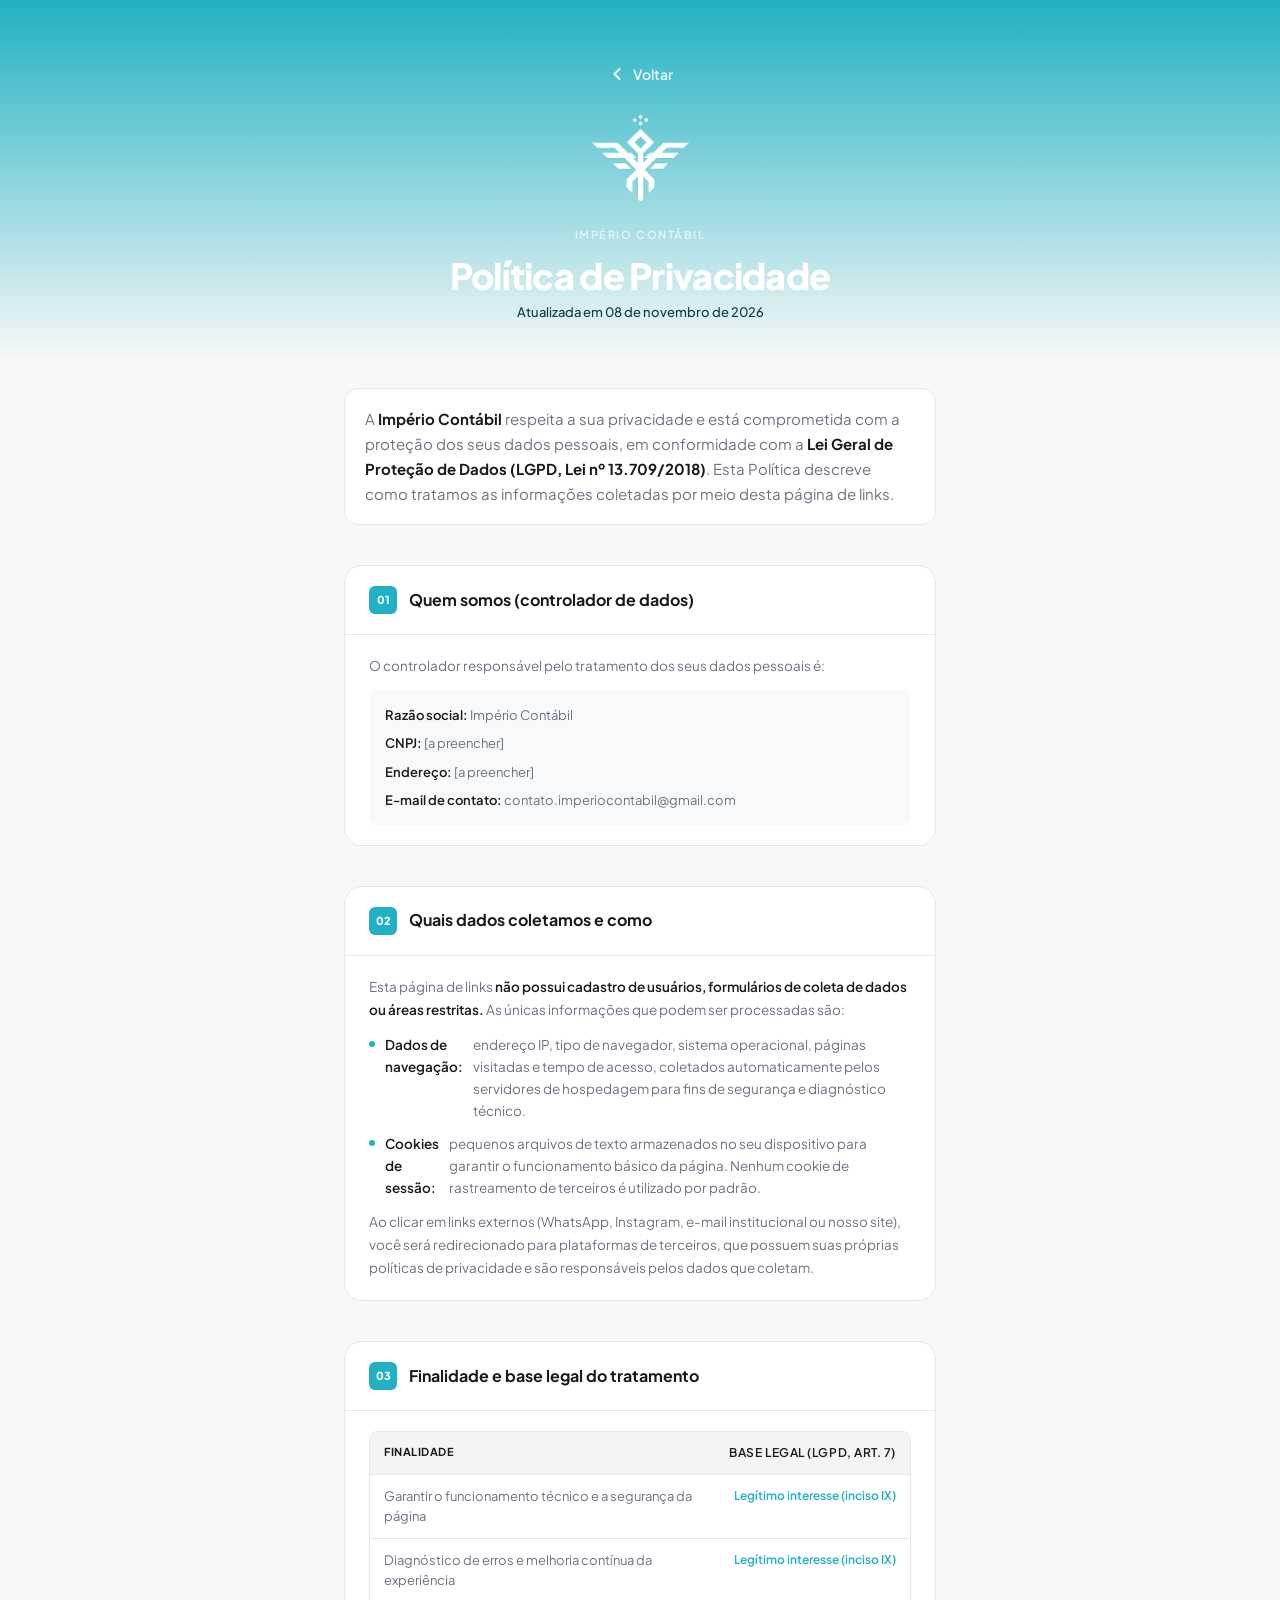
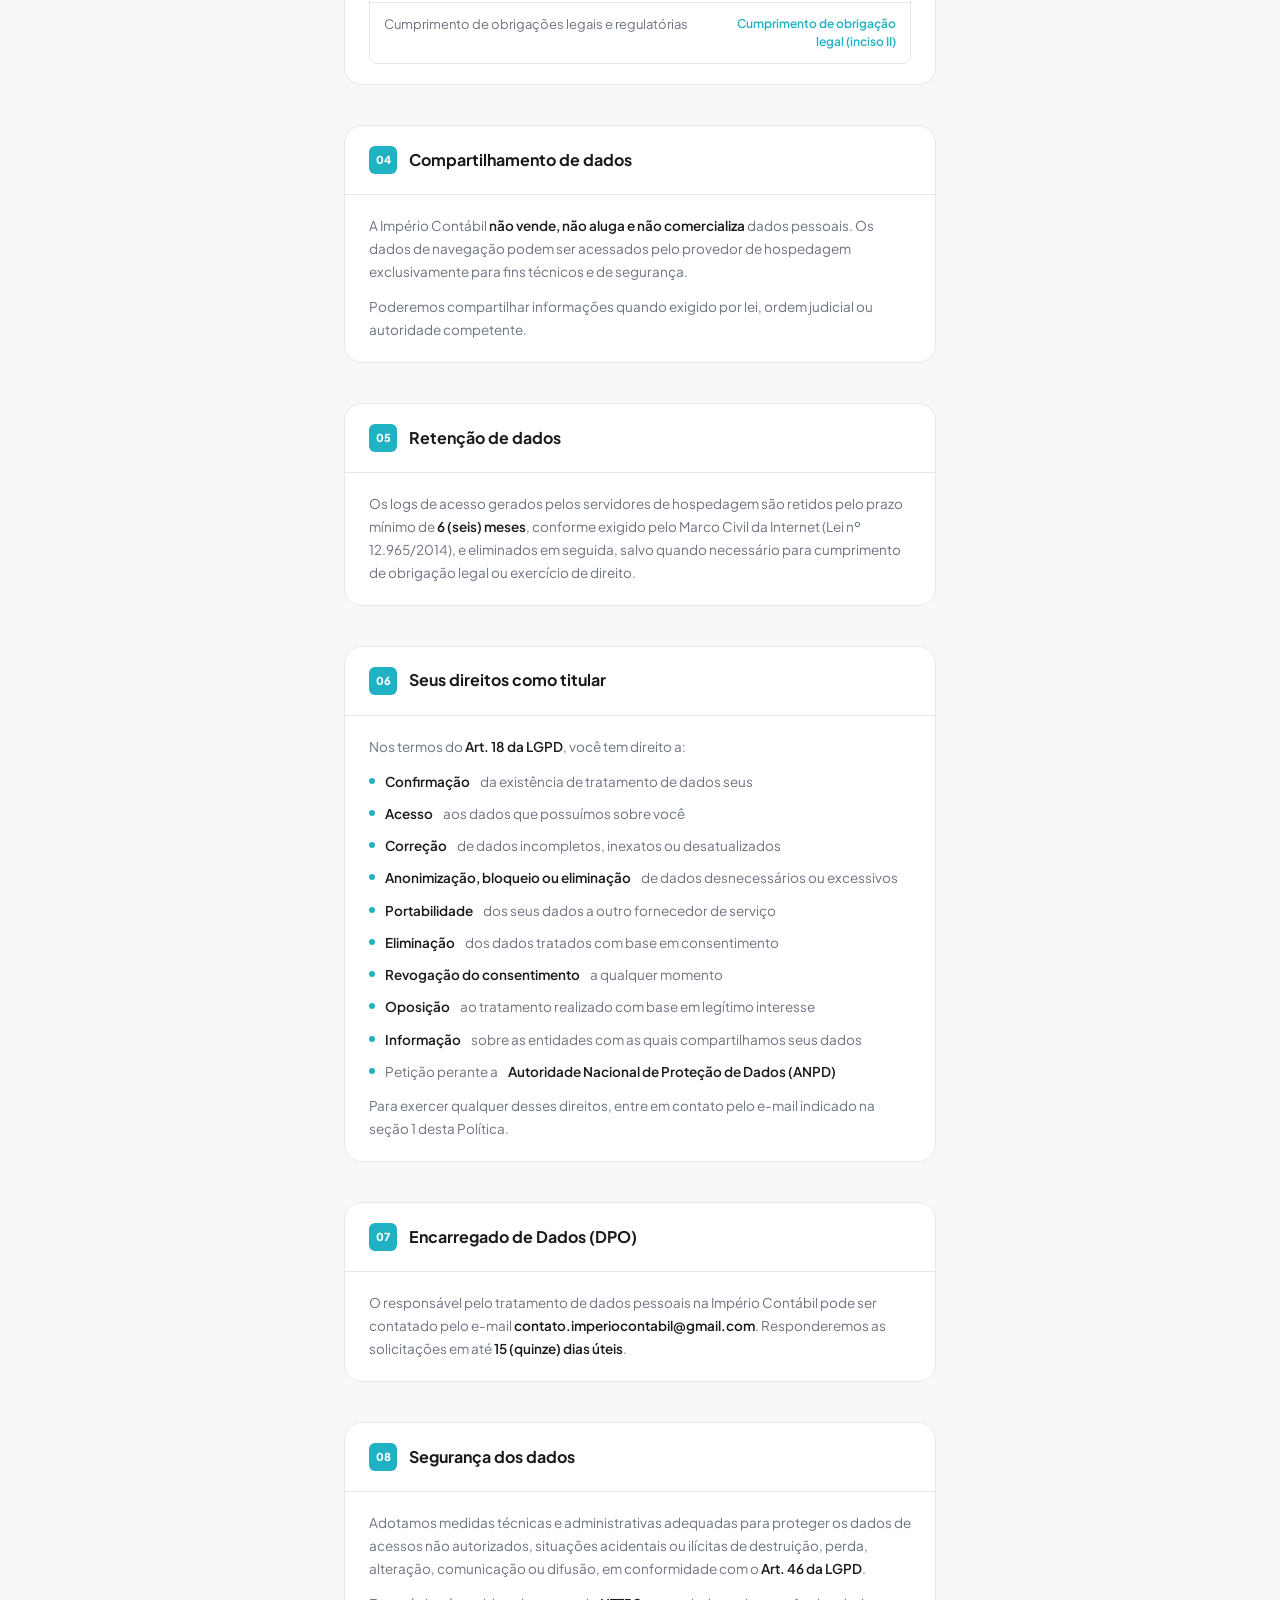
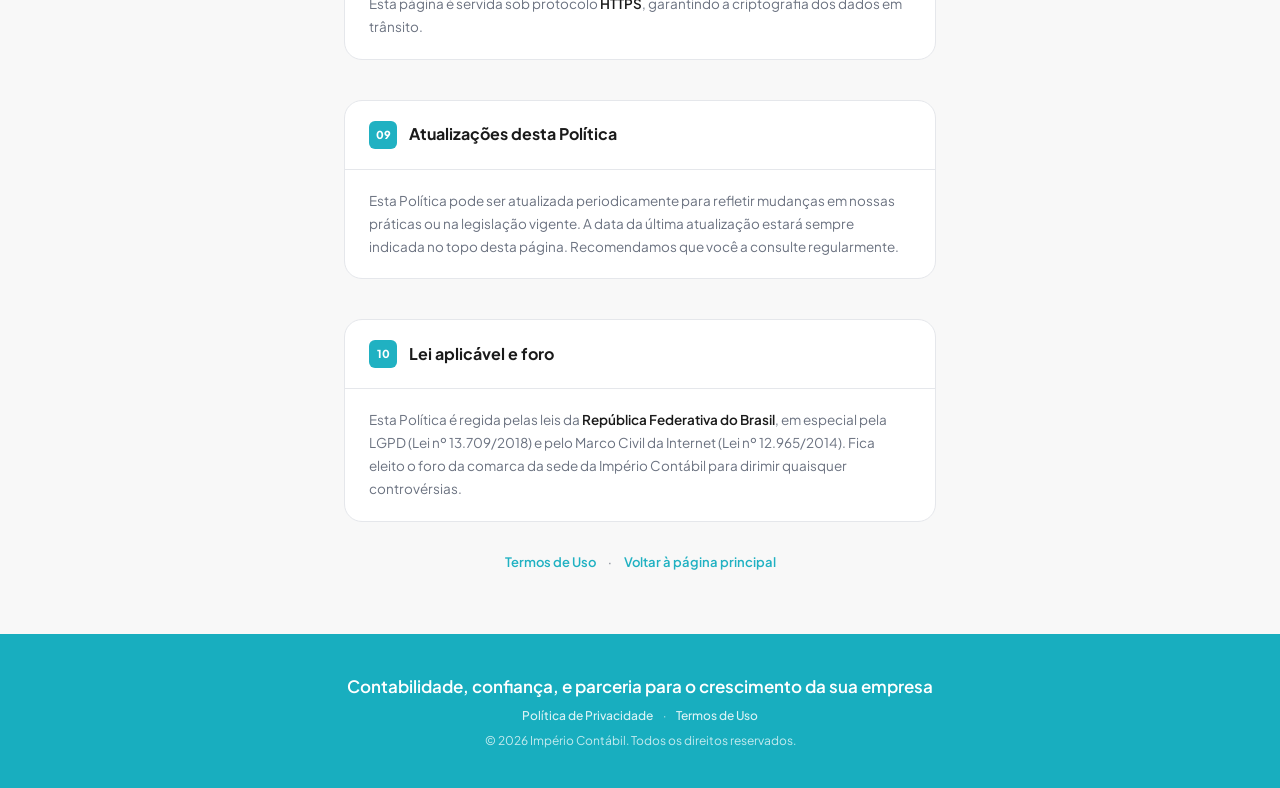
<file: privacidade.html>
<!DOCTYPE html>
<html lang="pt-BR">
<head>
  <meta charset="UTF-8" />
  <meta name="viewport" content="width=device-width, initial-scale=1.0" />
  <title>Política de Privacidade | Império Contábil</title>
  <link rel="icon" type="image/png" href="assets/logo.png" />
  <link rel="preconnect" href="https://fonts.googleapis.com" />
  <link rel="preconnect" href="https://fonts.gstatic.com" crossorigin />
  <link href="https://fonts.googleapis.com/css2?family=Plus+Jakarta+Sans:wght@300;400;500;600;700;800&display=swap" rel="stylesheet" />
  <link rel="stylesheet" href="style.css" />
  <link rel="stylesheet" href="legal.css" />
</head>
<body>

  <!-- HERO -->
  <section class="hero hero--legal">
    <div class="hero__inner">
      <a href="index.html" class="back-btn" aria-label="Voltar">
        <svg xmlns="http://www.w3.org/2000/svg" width="20" height="20" viewBox="0 0 24 24" fill="none" stroke="currentColor" stroke-width="2.5" stroke-linecap="round" stroke-linejoin="round">
          <polyline points="15 18 9 12 15 6"/>
        </svg>
        Voltar
      </a>
      <img src="assets/logo.png" alt="Logotipo Império Contábil" class="hero__logo" />
      <span class="hero__eyebrow">Império Contábil</span>
      <h1 class="legal__hero-title">Política de Privacidade</h1>
      <p class="legal__hero-sub">Atualizada em 08 de novembro de 2026</p>
    </div>
  </section>

  <!-- CONTEÚDO -->
  <main class="main">

    <div class="legal__intro">
      <p>A <strong>Império Contábil</strong> respeita a sua privacidade e está comprometida com a proteção dos seus dados pessoais, em conformidade com a <strong>Lei Geral de Proteção de Dados (LGPD, Lei nº 13.709/2018)</strong>. Esta Política descreve como tratamos as informações coletadas por meio desta página de links.</p>
    </div>

    <!-- 1 -->
    <section class="section">
      <div class="legal__card">
        <h2 class="legal__section-title">
          <span class="legal__num">01</span>
          Quem somos (controlador de dados)
        </h2>
        <div class="legal__body">
          <p>O controlador responsável pelo tratamento dos seus dados pessoais é:</p>
          <div class="legal__info-box">
            <p><strong>Razão social:</strong> Império Contábil</p>
            <p><strong>CNPJ:</strong> [a preencher]</p>
            <p><strong>Endereço:</strong> [a preencher]</p>
            <p><strong>E-mail de contato:</strong> contato.imperiocontabil@gmail.com</p>
          </div>
        </div>
      </div>
    </section>

    <!-- 2 -->
    <section class="section">
      <div class="legal__card">
        <h2 class="legal__section-title">
          <span class="legal__num">02</span>
          Quais dados coletamos e como
        </h2>
        <div class="legal__body">
          <p>Esta página de links <strong>não possui cadastro de usuários, formulários de coleta de dados ou áreas restritas.</strong> As únicas informações que podem ser processadas são:</p>
          <ul class="legal__list">
            <li><strong>Dados de navegação:</strong> endereço IP, tipo de navegador, sistema operacional, páginas visitadas e tempo de acesso, coletados automaticamente pelos servidores de hospedagem para fins de segurança e diagnóstico técnico.</li>
            <li><strong>Cookies de sessão:</strong> pequenos arquivos de texto armazenados no seu dispositivo para garantir o funcionamento básico da página. Nenhum cookie de rastreamento de terceiros é utilizado por padrão.</li>
          </ul>
          <p>Ao clicar em links externos (WhatsApp, Instagram, e-mail institucional ou nosso site), você será redirecionado para plataformas de terceiros, que possuem suas próprias políticas de privacidade e são responsáveis pelos dados que coletam.</p>
        </div>
      </div>
    </section>

    <!-- 3 -->
    <section class="section">
      <div class="legal__card">
        <h2 class="legal__section-title">
          <span class="legal__num">03</span>
          Finalidade e base legal do tratamento
        </h2>
        <div class="legal__body">
          <div class="legal__table">
            <div class="legal__table-row legal__table-row--header">
              <span>Finalidade</span>
              <span>Base legal (LGPD, Art. 7)</span>
            </div>
            <div class="legal__table-row">
              <span>Garantir o funcionamento técnico e a segurança da página</span>
              <span>Legítimo interesse (inciso IX)</span>
            </div>
            <div class="legal__table-row">
              <span>Diagnóstico de erros e melhoria contínua da experiência</span>
              <span>Legítimo interesse (inciso IX)</span>
            </div>
            <div class="legal__table-row">
              <span>Cumprimento de obrigações legais e regulatórias</span>
              <span>Cumprimento de obrigação legal (inciso II)</span>
            </div>
          </div>
        </div>
      </div>
    </section>

    <!-- 4 -->
    <section class="section">
      <div class="legal__card">
        <h2 class="legal__section-title">
          <span class="legal__num">04</span>
          Compartilhamento de dados
        </h2>
        <div class="legal__body">
          <p>A Império Contábil <strong>não vende, não aluga e não comercializa</strong> dados pessoais. Os dados de navegação podem ser acessados pelo provedor de hospedagem exclusivamente para fins técnicos e de segurança.</p>
          <p>Poderemos compartilhar informações quando exigido por lei, ordem judicial ou autoridade competente.</p>
        </div>
      </div>
    </section>

    <!-- 5 -->
    <section class="section">
      <div class="legal__card">
        <h2 class="legal__section-title">
          <span class="legal__num">05</span>
          Retenção de dados
        </h2>
        <div class="legal__body">
          <p>Os logs de acesso gerados pelos servidores de hospedagem são retidos pelo prazo mínimo de <strong>6 (seis) meses</strong>, conforme exigido pelo Marco Civil da Internet (Lei nº 12.965/2014), e eliminados em seguida, salvo quando necessário para cumprimento de obrigação legal ou exercício de direito.</p>
        </div>
      </div>
    </section>

    <!-- 6 -->
    <section class="section">
      <div class="legal__card">
        <h2 class="legal__section-title">
          <span class="legal__num">06</span>
          Seus direitos como titular
        </h2>
        <div class="legal__body">
          <p>Nos termos do <strong>Art. 18 da LGPD</strong>, você tem direito a:</p>
          <ul class="legal__list">
            <li><strong>Confirmação</strong> da existência de tratamento de dados seus</li>
            <li><strong>Acesso</strong> aos dados que possuímos sobre você</li>
            <li><strong>Correção</strong> de dados incompletos, inexatos ou desatualizados</li>
            <li><strong>Anonimização, bloqueio ou eliminação</strong> de dados desnecessários ou excessivos</li>
            <li><strong>Portabilidade</strong> dos seus dados a outro fornecedor de serviço</li>
            <li><strong>Eliminação</strong> dos dados tratados com base em consentimento</li>
            <li><strong>Revogação do consentimento</strong> a qualquer momento</li>
            <li><strong>Oposição</strong> ao tratamento realizado com base em legítimo interesse</li>
            <li><strong>Informação</strong> sobre as entidades com as quais compartilhamos seus dados</li>
            <li>Petição perante a <strong>Autoridade Nacional de Proteção de Dados (ANPD)</strong></li>
          </ul>
          <p>Para exercer qualquer desses direitos, entre em contato pelo e-mail indicado na seção 1 desta Política.</p>
        </div>
      </div>
    </section>

    <!-- 7 -->
    <section class="section">
      <div class="legal__card">
        <h2 class="legal__section-title">
          <span class="legal__num">07</span>
          Encarregado de Dados (DPO)
        </h2>
        <div class="legal__body">
          <p>O responsável pelo tratamento de dados pessoais na Império Contábil pode ser contatado pelo e-mail <strong>contato.imperiocontabil@gmail.com</strong>. Responderemos as solicitações em até <strong>15 (quinze) dias úteis</strong>.</p>
        </div>
      </div>
    </section>

    <!-- 8 -->
    <section class="section">
      <div class="legal__card">
        <h2 class="legal__section-title">
          <span class="legal__num">08</span>
          Segurança dos dados
        </h2>
        <div class="legal__body">
          <p>Adotamos medidas técnicas e administrativas adequadas para proteger os dados de acessos não autorizados, situações acidentais ou ilícitas de destruição, perda, alteração, comunicação ou difusão, em conformidade com o <strong>Art. 46 da LGPD</strong>.</p>
          <p>Esta página é servida sob protocolo <strong>HTTPS</strong>, garantindo a criptografia dos dados em trânsito.</p>
        </div>
      </div>
    </section>

    <!-- 9 -->
    <section class="section">
      <div class="legal__card">
        <h2 class="legal__section-title">
          <span class="legal__num">09</span>
          Atualizações desta Política
        </h2>
        <div class="legal__body">
          <p>Esta Política pode ser atualizada periodicamente para refletir mudanças em nossas práticas ou na legislação vigente. A data da última atualização estará sempre indicada no topo desta página. Recomendamos que você a consulte regularmente.</p>
        </div>
      </div>
    </section>

    <!-- 10 -->
    <section class="section">
      <div class="legal__card">
        <h2 class="legal__section-title">
          <span class="legal__num">10</span>
          Lei aplicável e foro
        </h2>
        <div class="legal__body">
          <p>Esta Política é regida pelas leis da <strong>República Federativa do Brasil</strong>, em especial pela LGPD (Lei nº 13.709/2018) e pelo Marco Civil da Internet (Lei nº 12.965/2014). Fica eleito o foro da comarca da sede da Império Contábil para dirimir quaisquer controvérsias.</p>
        </div>
      </div>
    </section>

    <div class="legal__footer-nav">
      <a href="termos.html" class="legal__link">Termos de Uso</a>
      <span>·</span>
      <a href="index.html" class="legal__link">Voltar à página principal</a>
    </div>

  </main>

  <!-- FOOTER -->
  <footer class="footer">
    <p class="footer__tagline">Contabilidade, confiança, e parceria para o crescimento da sua empresa</p>
    <div class="footer__legal">
      <a href="privacidade.html">Política de Privacidade</a>
      <span>·</span>
      <a href="termos.html">Termos de Uso</a>
    </div>
    <p class="footer__copy">&copy; 2026 Império Contábil. Todos os direitos reservados.</p>
  </footer>

</body>
</html>
</file>
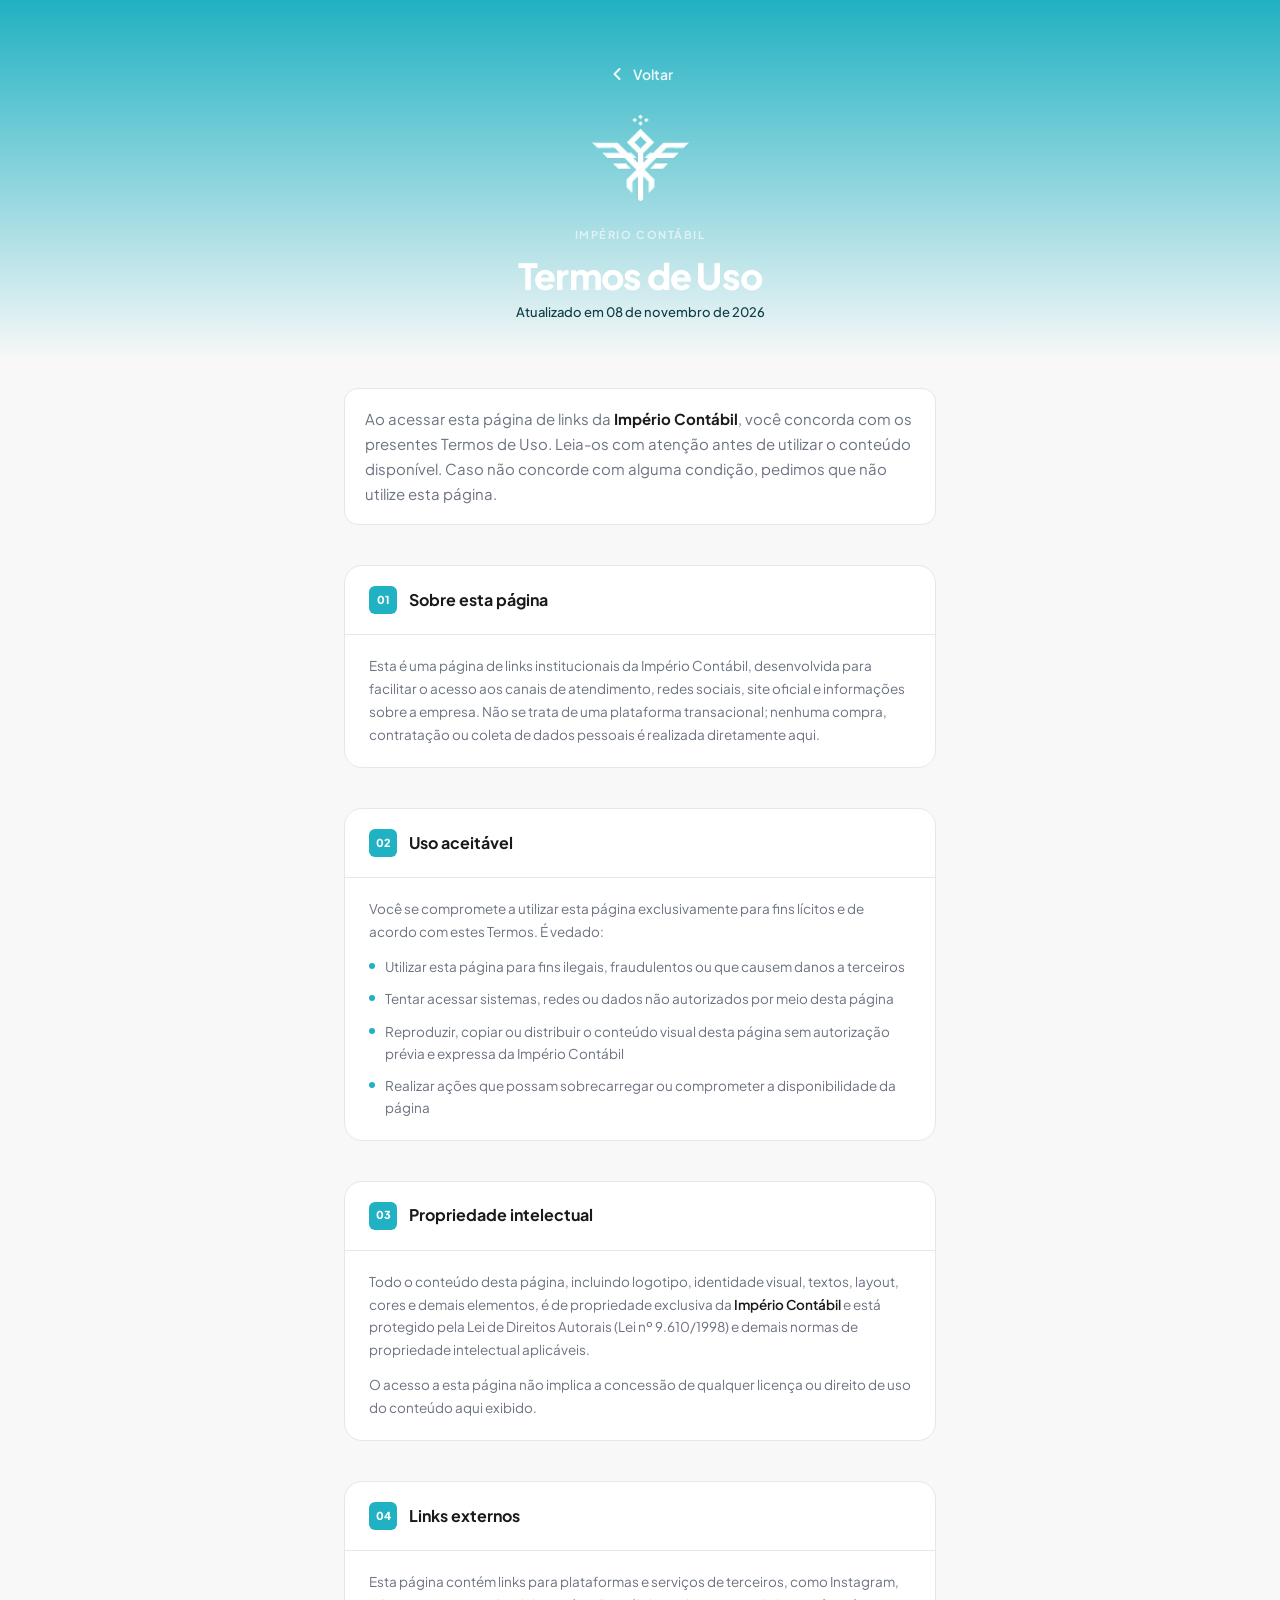
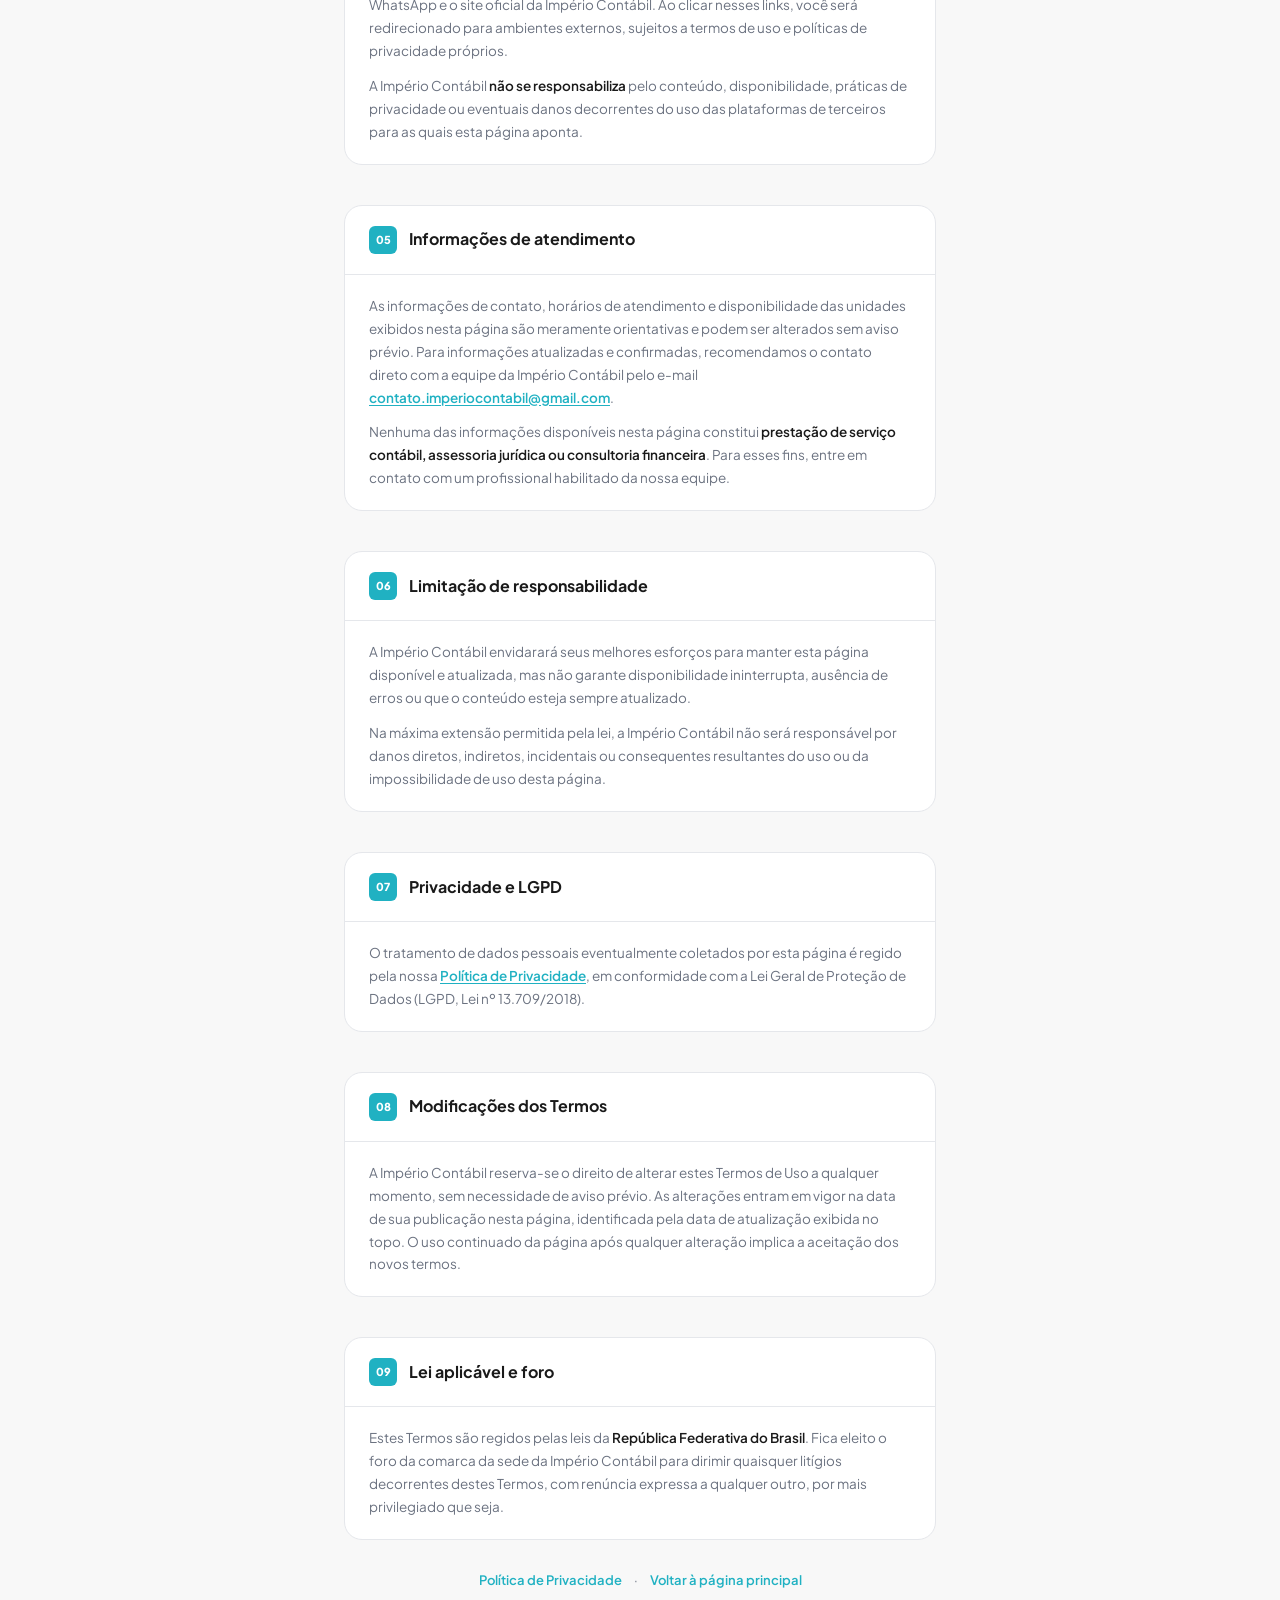
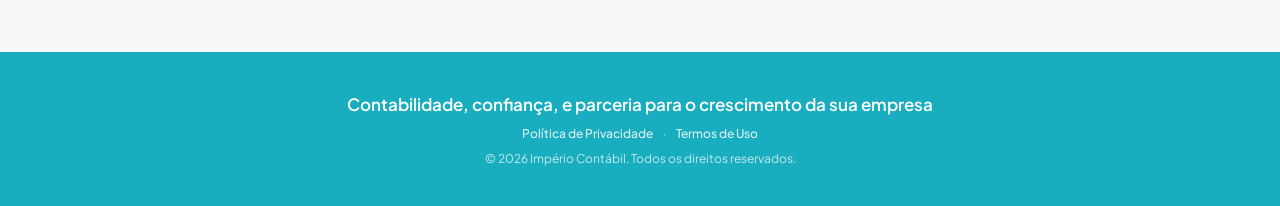
<file: termos.html>
<!DOCTYPE html>
<html lang="pt-BR">
<head>
  <meta charset="UTF-8" />
  <meta name="viewport" content="width=device-width, initial-scale=1.0" />
  <title>Termos de Uso | Império Contábil</title>
  <link rel="icon" type="image/png" href="assets/logo.png" />
  <link rel="preconnect" href="https://fonts.googleapis.com" />
  <link rel="preconnect" href="https://fonts.gstatic.com" crossorigin />
  <link href="https://fonts.googleapis.com/css2?family=Plus+Jakarta+Sans:wght@300;400;500;600;700;800&display=swap" rel="stylesheet" />
  <link rel="stylesheet" href="style.css" />
  <link rel="stylesheet" href="legal.css" />
</head>
<body>

  <!-- HERO -->
  <section class="hero hero--legal">
    <div class="hero__inner">
      <a href="index.html" class="back-btn" aria-label="Voltar">
        <svg xmlns="http://www.w3.org/2000/svg" width="20" height="20" viewBox="0 0 24 24" fill="none" stroke="currentColor" stroke-width="2.5" stroke-linecap="round" stroke-linejoin="round">
          <polyline points="15 18 9 12 15 6"/>
        </svg>
        Voltar
      </a>
      <img src="assets/logo.png" alt="Logotipo Império Contábil" class="hero__logo" />
      <span class="hero__eyebrow">Império Contábil</span>
      <h1 class="legal__hero-title">Termos de Uso</h1>
      <p class="legal__hero-sub">Atualizado em 08 de novembro de 2026</p>
    </div>
  </section>

  <!-- CONTEÚDO -->
  <main class="main">

    <div class="legal__intro">
      <p>Ao acessar esta página de links da <strong>Império Contábil</strong>, você concorda com os presentes Termos de Uso. Leia-os com atenção antes de utilizar o conteúdo disponível. Caso não concorde com alguma condição, pedimos que não utilize esta página.</p>
    </div>

    <!-- 1 -->
    <section class="section">
      <div class="legal__card">
        <h2 class="legal__section-title">
          <span class="legal__num">01</span>
          Sobre esta página
        </h2>
        <div class="legal__body">
          <p>Esta é uma página de links institucionais da Império Contábil, desenvolvida para facilitar o acesso aos canais de atendimento, redes sociais, site oficial e informações sobre a empresa. Não se trata de uma plataforma transacional; nenhuma compra, contratação ou coleta de dados pessoais é realizada diretamente aqui.</p>
        </div>
      </div>
    </section>

    <!-- 2 -->
    <section class="section">
      <div class="legal__card">
        <h2 class="legal__section-title">
          <span class="legal__num">02</span>
          Uso aceitável
        </h2>
        <div class="legal__body">
          <p>Você se compromete a utilizar esta página exclusivamente para fins lícitos e de acordo com estes Termos. É vedado:</p>
          <ul class="legal__list">
            <li>Utilizar esta página para fins ilegais, fraudulentos ou que causem danos a terceiros</li>
            <li>Tentar acessar sistemas, redes ou dados não autorizados por meio desta página</li>
            <li>Reproduzir, copiar ou distribuir o conteúdo visual desta página sem autorização prévia e expressa da Império Contábil</li>
            <li>Realizar ações que possam sobrecarregar ou comprometer a disponibilidade da página</li>
          </ul>
        </div>
      </div>
    </section>

    <!-- 3 -->
    <section class="section">
      <div class="legal__card">
        <h2 class="legal__section-title">
          <span class="legal__num">03</span>
          Propriedade intelectual
        </h2>
        <div class="legal__body">
          <p>Todo o conteúdo desta página, incluindo logotipo, identidade visual, textos, layout, cores e demais elementos, é de propriedade exclusiva da <strong>Império Contábil</strong> e está protegido pela Lei de Direitos Autorais (Lei nº 9.610/1998) e demais normas de propriedade intelectual aplicáveis.</p>
          <p>O acesso a esta página não implica a concessão de qualquer licença ou direito de uso do conteúdo aqui exibido.</p>
        </div>
      </div>
    </section>

    <!-- 4 -->
    <section class="section">
      <div class="legal__card">
        <h2 class="legal__section-title">
          <span class="legal__num">04</span>
          Links externos
        </h2>
        <div class="legal__body">
          <p>Esta página contém links para plataformas e serviços de terceiros, como Instagram, WhatsApp e o site oficial da Império Contábil. Ao clicar nesses links, você será redirecionado para ambientes externos, sujeitos a termos de uso e políticas de privacidade próprios.</p>
          <p>A Império Contábil <strong>não se responsabiliza</strong> pelo conteúdo, disponibilidade, práticas de privacidade ou eventuais danos decorrentes do uso das plataformas de terceiros para as quais esta página aponta.</p>
        </div>
      </div>
    </section>

    <!-- 5 -->
    <section class="section">
      <div class="legal__card">
        <h2 class="legal__section-title">
          <span class="legal__num">05</span>
          Informações de atendimento
        </h2>
        <div class="legal__body">
          <p>As informações de contato, horários de atendimento e disponibilidade das unidades exibidos nesta página são meramente orientativas e podem ser alterados sem aviso prévio. Para informações atualizadas e confirmadas, recomendamos o contato direto com a equipe da Império Contábil pelo e-mail <a href="mailto:contato.imperiocontabil@gmail.com" class="legal__inline-link">contato.imperiocontabil@gmail.com</a>.</p>
          <p>Nenhuma das informações disponíveis nesta página constitui <strong>prestação de serviço contábil, assessoria jurídica ou consultoria financeira</strong>. Para esses fins, entre em contato com um profissional habilitado da nossa equipe.</p>
        </div>
      </div>
    </section>

    <!-- 6 -->
    <section class="section">
      <div class="legal__card">
        <h2 class="legal__section-title">
          <span class="legal__num">06</span>
          Limitação de responsabilidade
        </h2>
        <div class="legal__body">
          <p>A Império Contábil envidarará seus melhores esforços para manter esta página disponível e atualizada, mas não garante disponibilidade ininterrupta, ausência de erros ou que o conteúdo esteja sempre atualizado.</p>
          <p>Na máxima extensão permitida pela lei, a Império Contábil não será responsável por danos diretos, indiretos, incidentais ou consequentes resultantes do uso ou da impossibilidade de uso desta página.</p>
        </div>
      </div>
    </section>

    <!-- 7 -->
    <section class="section">
      <div class="legal__card">
        <h2 class="legal__section-title">
          <span class="legal__num">07</span>
          Privacidade e LGPD
        </h2>
        <div class="legal__body">
          <p>O tratamento de dados pessoais eventualmente coletados por esta página é regido pela nossa <a href="privacidade.html" class="legal__inline-link">Política de Privacidade</a>, em conformidade com a Lei Geral de Proteção de Dados (LGPD, Lei nº 13.709/2018).</p>
        </div>
      </div>
    </section>

    <!-- 8 -->
    <section class="section">
      <div class="legal__card">
        <h2 class="legal__section-title">
          <span class="legal__num">08</span>
          Modificações dos Termos
        </h2>
        <div class="legal__body">
          <p>A Império Contábil reserva-se o direito de alterar estes Termos de Uso a qualquer momento, sem necessidade de aviso prévio. As alterações entram em vigor na data de sua publicação nesta página, identificada pela data de atualização exibida no topo. O uso continuado da página após qualquer alteração implica a aceitação dos novos termos.</p>
        </div>
      </div>
    </section>

    <!-- 9 -->
    <section class="section">
      <div class="legal__card">
        <h2 class="legal__section-title">
          <span class="legal__num">09</span>
          Lei aplicável e foro
        </h2>
        <div class="legal__body">
          <p>Estes Termos são regidos pelas leis da <strong>República Federativa do Brasil</strong>. Fica eleito o foro da comarca da sede da Império Contábil para dirimir quaisquer litígios decorrentes destes Termos, com renúncia expressa a qualquer outro, por mais privilegiado que seja.</p>
        </div>
      </div>
    </section>

    <div class="legal__footer-nav">
      <a href="privacidade.html" class="legal__link">Política de Privacidade</a>
      <span>·</span>
      <a href="index.html" class="legal__link">Voltar à página principal</a>
    </div>

  </main>

  <!-- FOOTER -->
  <footer class="footer">
    <p class="footer__tagline">Contabilidade, confiança, e parceria para o crescimento da sua empresa</p>
    <div class="footer__legal">
      <a href="privacidade.html">Política de Privacidade</a>
      <span>·</span>
      <a href="termos.html">Termos de Uso</a>
    </div>
    <p class="footer__copy">&copy; 2026 Império Contábil. Todos os direitos reservados.</p>
  </footer>

</body>
</html>
</file>
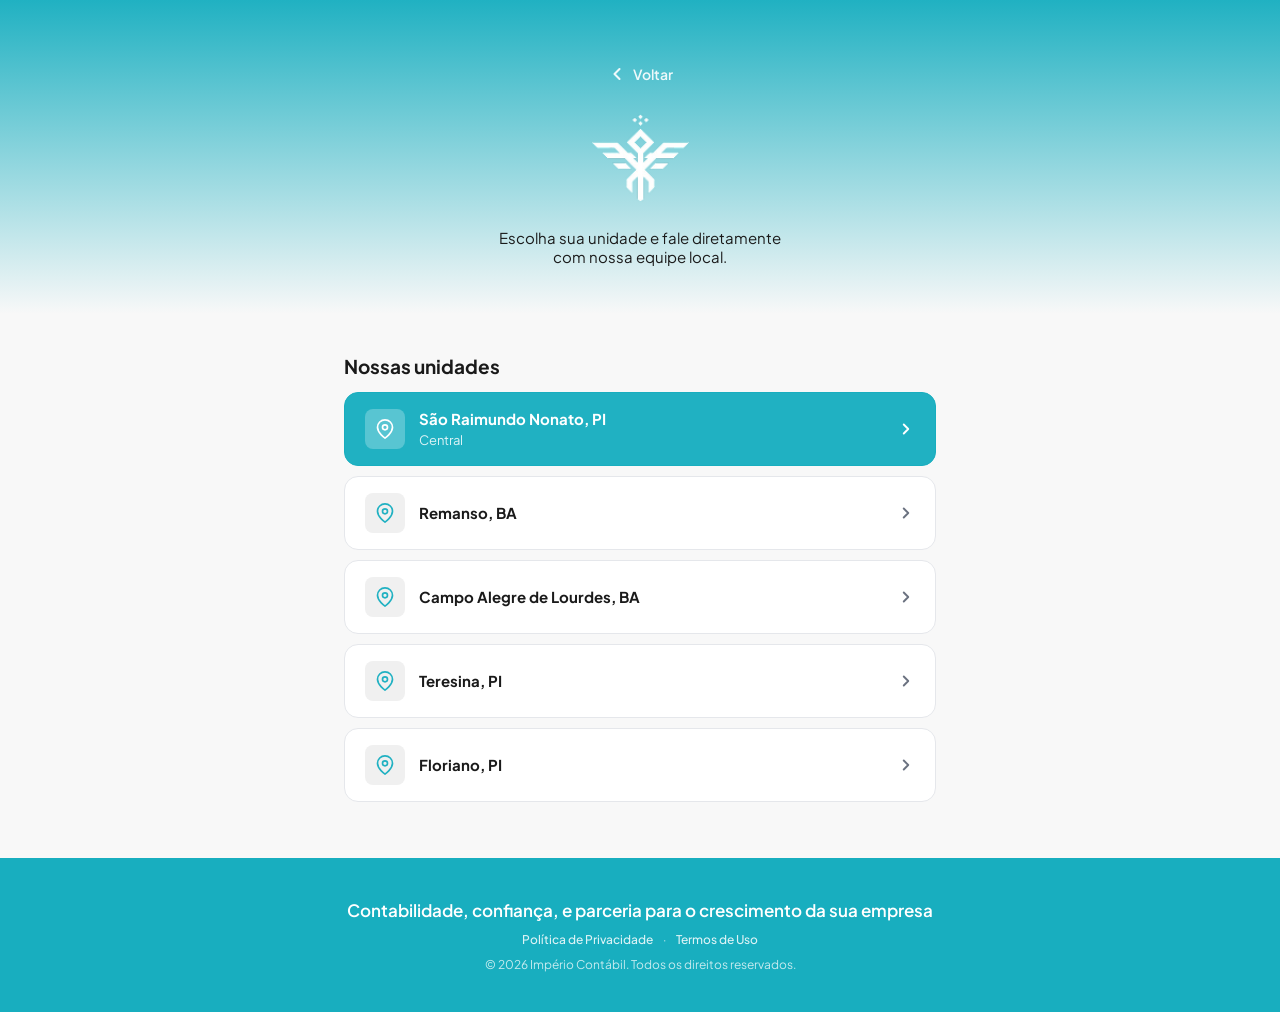
<file: unidades.html>
<!DOCTYPE html>
<html lang="pt-BR">
<head>
  <meta charset="UTF-8" />
  <meta name="viewport" content="width=device-width, initial-scale=1.0" />
  <title>Atendimento por Unidade | Império Contábil</title>
  <link rel="icon" type="image/png" href="assets/logo.png" />
  <link rel="preconnect" href="https://fonts.googleapis.com" />
  <link rel="preconnect" href="https://fonts.gstatic.com" crossorigin />
  <link href="https://fonts.googleapis.com/css2?family=Plus+Jakarta+Sans:wght@300;400;500;600;700;800&display=swap" rel="stylesheet" />
  <link rel="stylesheet" href="style.css" />
  <link rel="stylesheet" href="legal.css" />
</head>
<body>

  <!-- HERO -->
  <section class="hero">
    <div class="hero__inner">
      <a href="index.html" class="back-btn" aria-label="Voltar">
        <svg xmlns="http://www.w3.org/2000/svg" width="20" height="20" viewBox="0 0 24 24" fill="none" stroke="currentColor" stroke-width="2.5" stroke-linecap="round" stroke-linejoin="round">
          <polyline points="15 18 9 12 15 6"/>
        </svg>
        Voltar
      </a>
      <img src="assets/logo.png" alt="Logotipo Império Contábil" class="hero__logo" />
      <p class="hero__tagline">
        Escolha sua unidade e fale diretamente<br />com nossa equipe local.
      </p>
    </div>
  </section>

  <!-- MAIN -->
  <main class="main">
    <section class="section">
      <h2 class="section__title">Nossas unidades</h2>
      <div class="links-list">

        <a href="https://wa.me/5589994093771" target="_blank" rel="noopener" class="link-item link-item--primary">
          <div class="link-item__icon">
            <svg xmlns="http://www.w3.org/2000/svg" width="20" height="20" viewBox="0 0 24 24" fill="none" stroke="currentColor" stroke-width="2" stroke-linecap="round" stroke-linejoin="round">
              <path d="M21 10c0 7-9 13-9 13S3 17 3 10a9 9 0 0 1 18 0z"/>
              <circle cx="12" cy="10" r="3"/>
            </svg>
          </div>
          <div class="link-item__text">
            <span class="link-item__label">São Raimundo Nonato, PI</span>
            <span class="link-item__sub">Central</span>
          </div>
          <div class="link-item__arrow">
            <svg xmlns="http://www.w3.org/2000/svg" width="18" height="18" viewBox="0 0 24 24" fill="none" stroke="currentColor" stroke-width="2.5" stroke-linecap="round" stroke-linejoin="round">
              <polyline points="9 18 15 12 9 6"/>
            </svg>
          </div>
        </a>

        <a href="https://wa.me/5589994093771" target="_blank" rel="noopener" class="link-item">
          <div class="link-item__icon link-item__icon--muted">
            <svg xmlns="http://www.w3.org/2000/svg" width="20" height="20" viewBox="0 0 24 24" fill="none" stroke="currentColor" stroke-width="2" stroke-linecap="round" stroke-linejoin="round">
              <path d="M21 10c0 7-9 13-9 13S3 17 3 10a9 9 0 0 1 18 0z"/>
              <circle cx="12" cy="10" r="3"/>
            </svg>
          </div>
          <div class="link-item__text">
            <span class="link-item__label">Remanso, BA</span>
          </div>
          <div class="link-item__arrow link-item__arrow--muted">
            <svg xmlns="http://www.w3.org/2000/svg" width="18" height="18" viewBox="0 0 24 24" fill="none" stroke="currentColor" stroke-width="2.5" stroke-linecap="round" stroke-linejoin="round">
              <polyline points="9 18 15 12 9 6"/>
            </svg>
          </div>
        </a>

        <a href="https://wa.me/5589994093771" target="_blank" rel="noopener" class="link-item">
          <div class="link-item__icon link-item__icon--muted">
            <svg xmlns="http://www.w3.org/2000/svg" width="20" height="20" viewBox="0 0 24 24" fill="none" stroke="currentColor" stroke-width="2" stroke-linecap="round" stroke-linejoin="round">
              <path d="M21 10c0 7-9 13-9 13S3 17 3 10a9 9 0 0 1 18 0z"/>
              <circle cx="12" cy="10" r="3"/>
            </svg>
          </div>
          <div class="link-item__text">
            <span class="link-item__label">Campo Alegre de Lourdes, BA</span>
          </div>
          <div class="link-item__arrow link-item__arrow--muted">
            <svg xmlns="http://www.w3.org/2000/svg" width="18" height="18" viewBox="0 0 24 24" fill="none" stroke="currentColor" stroke-width="2.5" stroke-linecap="round" stroke-linejoin="round">
              <polyline points="9 18 15 12 9 6"/>
            </svg>
          </div>
        </a>

        <a href="https://wa.me/5589994093771" target="_blank" rel="noopener" class="link-item">
          <div class="link-item__icon link-item__icon--muted">
            <svg xmlns="http://www.w3.org/2000/svg" width="20" height="20" viewBox="0 0 24 24" fill="none" stroke="currentColor" stroke-width="2" stroke-linecap="round" stroke-linejoin="round">
              <path d="M21 10c0 7-9 13-9 13S3 17 3 10a9 9 0 0 1 18 0z"/>
              <circle cx="12" cy="10" r="3"/>
            </svg>
          </div>
          <div class="link-item__text">
            <span class="link-item__label">Teresina, PI</span>
          </div>
          <div class="link-item__arrow link-item__arrow--muted">
            <svg xmlns="http://www.w3.org/2000/svg" width="18" height="18" viewBox="0 0 24 24" fill="none" stroke="currentColor" stroke-width="2.5" stroke-linecap="round" stroke-linejoin="round">
              <polyline points="9 18 15 12 9 6"/>
            </svg>
          </div>
        </a>

        <a href="https://wa.me/5589994093771" target="_blank" rel="noopener" class="link-item">
          <div class="link-item__icon link-item__icon--muted">
            <svg xmlns="http://www.w3.org/2000/svg" width="20" height="20" viewBox="0 0 24 24" fill="none" stroke="currentColor" stroke-width="2" stroke-linecap="round" stroke-linejoin="round">
              <path d="M21 10c0 7-9 13-9 13S3 17 3 10a9 9 0 0 1 18 0z"/>
              <circle cx="12" cy="10" r="3"/>
            </svg>
          </div>
          <div class="link-item__text">
            <span class="link-item__label">Floriano, PI</span>
          </div>
          <div class="link-item__arrow link-item__arrow--muted">
            <svg xmlns="http://www.w3.org/2000/svg" width="18" height="18" viewBox="0 0 24 24" fill="none" stroke="currentColor" stroke-width="2.5" stroke-linecap="round" stroke-linejoin="round">
              <polyline points="9 18 15 12 9 6"/>
            </svg>
          </div>
        </a>

      </div>
    </section>
  </main>

  <!-- FOOTER -->
  <footer class="footer">
    <p class="footer__tagline">Contabilidade, confiança, e parceria para o crescimento da sua empresa</p>
    <div class="footer__legal">
      <a href="privacidade.html">Política de Privacidade</a>
      <span>·</span>
      <a href="termos.html">Termos de Uso</a>
    </div>
    <p class="footer__copy">&copy; 2026 Império Contábil. Todos os direitos reservados.</p>
  </footer>

</body>
</html>
</file>
<file: style.css>
/* ============================================
   IMPÉRIO CONTÁBIL — Links Page
   Mobile-first | Plus Jakarta Sans
   ============================================ */

:root {
  --brand:        #20B1C2;
  --brand-dark:   #18AEBF;
  --white:        #ffffff;
  --bg:           #f8f8f8;
  --text:         #1a1a1a;
  --text-muted:   #6b7280;
  --border:       #e5e7eb;
  --radius-sm:    8px;
  --radius-md:    14px;
  --radius-lg:    18px;
}

*, *::before, *::after {
  box-sizing: border-box;
  margin: 0;
  padding: 0;
}

html {
  scroll-behavior: smooth;
}

body {
  font-family: 'Plus Jakarta Sans', sans-serif;
  font-size: 15px;
  color: var(--text);
  background-color: var(--bg);
  -webkit-font-smoothing: antialiased;
}

a {
  text-decoration: none;
  color: inherit;
}

img {
  display: block;
  max-width: 100%;
}

/* ============================================
   HERO
   ============================================ */

.hero {
  background: linear-gradient(180deg, var(--brand) 0%, var(--bg) 100%);
  padding: 48px 24px 36px;
  text-align: center;
}

.hero__inner {
  max-width: 480px;
  margin: 0 auto;
}

.hero__logo {
  width: 80px;
  height: 80px;
  object-fit: contain;
  margin: 0 auto 20px;
  /* logo is white — no filter needed on teal bg */
}

.hero__eyebrow {
  display: block;
  font-size: 11px;
  font-weight: 700;
  letter-spacing: 0.14em;
  text-transform: uppercase;
  color: rgba(255, 255, 255, 0.6);
  margin-bottom: 14px;
}

.hero__headline {
  font-size: 25px;
  font-weight: 800;
  line-height: 1.15;
  letter-spacing: -0.01em;
  margin-bottom: 14px;
  color: #ffffff;
}

.hero__accent {
  color: transparent;
  -webkit-background-clip: text;
  background-clip: text;
  background-image: repeating-linear-gradient(
    90deg,
    #0d3d45  0px,
    #0d3d45  80px,
    #1a7a8e 140px,
    #0d3d45 200px,
    #0d3d45 280px
  );
  background-size: 560px auto;
  animation: accentFlow 5s linear infinite;
}

@keyframes accentFlow {
  from { background-position: 0 0; }
  to   { background-position: 560px 0; }
}

.hero__sub {
  font-size: 15px;
  font-weight: 500;
  line-height: 1.5;
  color: #0a2d35;
  margin-bottom: 28px;
}

.hero__socials {
  display: flex;
  justify-content: center;
  gap: 16px;
}

.social-btn {
  display: flex;
  align-items: center;
  justify-content: center;
  width: 46px;
  height: 46px;
  border-radius: 50%;
  background: rgba(255, 255, 255, 0.35);
  color: #0d3d45;
  border: 1.5px solid rgba(255, 255, 255, 0.7);
  transition: background 0.2s, transform 0.15s;
}

.social-btn:hover {
  background: rgba(255, 255, 255, 0.55);
  transform: translateY(-2px);
}

/* ============================================
   MAIN
   ============================================ */

.main {
  max-width: 600px;
  margin: 0 auto;
  padding: 0 16px 40px;
}

.section {
  margin-top: 32px;
}

.section__title {
  font-size: 17px;
  font-weight: 700;
  color: var(--text);
  margin-bottom: 14px;
}

/* ============================================
   LINKS LIST
   ============================================ */

.links-list {
  display: flex;
  flex-direction: column;
  gap: 10px;
}

.link-item {
  display: flex;
  align-items: center;
  gap: 14px;
  padding: 14px 16px;
  background: var(--white);
  border-radius: var(--radius-md);
  border: 1px solid var(--border);
  transition: transform 0.15s, box-shadow 0.15s;
}

.link-item:hover {
  transform: translateY(-1px);
  box-shadow: 0 4px 12px rgba(0, 0, 0, 0.07);
}

.link-item:active {
  transform: translateY(0);
}

/* Primary (highlighted) link item */
.link-item--primary {
  background: var(--brand);
  border-color: var(--brand-dark);
  color: var(--white);
}

.link-item--primary .link-item__label {
  color: var(--white);
}

.link-item--primary .link-item__sub {
  color: rgba(255, 255, 255, 0.85);
}

.link-item__icon {
  display: flex;
  align-items: center;
  justify-content: center;
  flex-shrink: 0;
  width: 40px;
  height: 40px;
  border-radius: var(--radius-sm);
  background: rgba(255, 255, 255, 0.25);
  color: var(--white);
}

.link-item__icon--muted {
  background: #f0f0f0;
  color: var(--brand);
}

.link-item__text {
  flex: 1;
  display: flex;
  flex-direction: column;
  gap: 2px;
}

.link-item__label {
  font-size: 14px;
  font-weight: 700;
  color: var(--text);
  line-height: 1.3;
}

.link-item__sub {
  font-size: 12px;
  font-weight: 400;
  color: var(--text-muted);
  line-height: 1.4;
}

.link-item__arrow {
  flex-shrink: 0;
  display: flex;
  color: var(--white);
}

.link-item__arrow--muted {
  color: var(--text-muted);
}

/* ============================================
   CARD — Shared
   ============================================ */

.card {
  background: var(--white);
  border-radius: var(--radius-lg);
  border: 1px solid var(--border);
  overflow: hidden;
}

.card__img {
  width: 100%;
  height: 200px;
  object-fit: cover;
}

.card__body {
  padding: 20px 18px 24px;
}

.card__text {
  font-size: 13.5px;
  font-weight: 400;
  color: var(--text-muted);
  line-height: 1.65;
  margin-bottom: 10px;
}

.card__text:last-of-type {
  margin-bottom: 0;
}

/* ============================================
   STATS GRID
   ============================================ */

.stats-grid {
  display: grid;
  grid-template-columns: 1fr 1fr;
  gap: 10px;
  margin-top: 20px;
}

.stat {
  background: #f4f4f4;
  border-radius: var(--radius-sm);
  padding: 14px 12px;
  display: flex;
  flex-direction: column;
  align-items: center;
  gap: 4px;
}

.stat__value {
  font-size: 20px;
  font-weight: 800;
  color: var(--text);
  line-height: 1;
}

.stat__label {
  font-size: 11px;
  font-weight: 500;
  color: var(--text-muted);
  text-align: center;
}

/* ============================================
   CAROUSEL
   ============================================ */

.carousel {
  position: relative;
  overflow: hidden;
}

.carousel__track {
  display: flex;
  gap: 16px;
  overflow-x: auto;
  scroll-snap-type: x mandatory;
  -webkit-overflow-scrolling: touch;
  scrollbar-width: none;
  padding-bottom: 4px;
}

.carousel__track::-webkit-scrollbar {
  display: none;
}

.carousel__slide {
  flex: 0 0 100%;
  scroll-snap-align: start;
}

.carousel__dots {
  display: flex;
  justify-content: center;
  gap: 6px;
  margin-top: 14px;
}

.dot {
  width: 8px;
  height: 8px;
  border-radius: 50%;
  background: var(--border);
  border: none;
  cursor: pointer;
  padding: 0;
  transition: background 0.2s, width 0.2s;
}

.dot--active {
  background: var(--brand);
  width: 22px;
  border-radius: 4px;
}

/* ============================================
   JOB CARD
   ============================================ */

.card--job .card__body {
  padding: 20px 18px 24px;
}

.tag {
  display: inline-block;
  font-size: 11px;
  font-weight: 700;
  letter-spacing: 0.08em;
  color: var(--brand);
  margin-bottom: 10px;
}

.card__job-title {
  font-size: 20px;
  font-weight: 800;
  color: var(--text);
  line-height: 1.3;
  margin-bottom: 14px;
}

.btn-primary {
  display: inline-flex;
  align-items: center;
  justify-content: center;
  gap: 8px;
  margin-top: 20px;
  width: 100%;
  padding: 14px 20px;
  background: var(--brand-dark);
  color: var(--white);
  font-family: 'Plus Jakarta Sans', sans-serif;
  font-size: 14px;
  font-weight: 700;
  border-radius: 100px;
  border: none;
  cursor: pointer;
  transition: background 0.2s, transform 0.15s;
}

.btn-primary:hover {
  background: #159eaf;
  transform: translateY(-1px);
}

/* ============================================
   FOOTER
   ============================================ */

.footer {
  background: var(--brand-dark);
  padding: 32px 24px;
  text-align: center;
}

.footer__tagline {
  font-size: 15px;
  font-weight: 600;
  color: var(--white);
  line-height: 1.5;
  margin-bottom: 8px;
}

.footer__legal {
  display: flex;
  align-items: center;
  justify-content: center;
  gap: 10px;
  margin-bottom: 10px;
  font-size: 12px;
  color: rgba(255, 255, 255, 0.7);
}

.footer__legal a {
  color: rgba(255, 255, 255, 0.85);
  font-weight: 500;
  transition: color 0.2s;
}

.footer__legal a:hover {
  color: #ffffff;
}

.footer__copy {
  font-size: 12px;
  font-weight: 400;
  color: rgba(255, 255, 255, 0.75);
}

/* ============================================
   MODAL — Banco de Talentos
   ============================================ */

.modal-overlay {
  position: fixed;
  inset: 0;
  background: rgba(0, 0, 0, 0.5);
  backdrop-filter: blur(4px);
  -webkit-backdrop-filter: blur(4px);
  z-index: 1000;
  display: flex;
  align-items: flex-end;
  justify-content: center;
  opacity: 0;
  pointer-events: none;
  transition: opacity 0.25s ease;
}

.modal-overlay.is-open {
  opacity: 1;
  pointer-events: all;
}

.modal {
  background: #fff;
  width: 100%;
  max-width: 520px;
  max-height: 92vh;
  border-radius: 20px 20px 0 0;
  display: flex;
  flex-direction: column;
  transform: translateY(100%);
  transition: transform 0.3s cubic-bezier(0.4, 0, 0.2, 1);
  overflow: hidden;
}

.modal-overlay.is-open .modal {
  transform: translateY(0);
}

@media (min-width: 600px) {
  .modal-overlay {
    align-items: center;
    padding: 24px;
  }
  .modal {
    border-radius: 20px;
    transform: translateY(16px) scale(0.97);
  }
  .modal-overlay.is-open .modal {
    transform: translateY(0) scale(1);
  }
}

.modal__header {
  padding: 18px 20px 0;
  flex-shrink: 0;
}

.modal__top {
  display: flex;
  align-items: center;
  justify-content: space-between;
  margin-bottom: 16px;
}

.modal__label {
  font-size: 11px;
  font-weight: 700;
  letter-spacing: 0.1em;
  text-transform: uppercase;
  color: var(--brand);
}

.modal__close {
  display: flex;
  align-items: center;
  justify-content: center;
  width: 30px;
  height: 30px;
  border-radius: 50%;
  border: none;
  background: #f0f0f0;
  color: var(--text-muted);
  cursor: pointer;
  transition: background 0.15s;
}

.modal__close:hover { background: #e0e0e0; }

.modal__stepper {
  display: flex;
  align-items: center;
  margin-bottom: 18px;
}

.modal__step-dot {
  flex-shrink: 0;
  width: 26px;
  height: 26px;
  border-radius: 50%;
  background: #f0f0f0;
  color: var(--text-muted);
  font-size: 11px;
  font-weight: 700;
  display: flex;
  align-items: center;
  justify-content: center;
  transition: background 0.2s, color 0.2s;
}

.modal__step-dot.is-active {
  background: var(--brand);
  color: #fff;
}

.modal__step-dot.is-done {
  background: var(--brand);
  color: #fff;
}

.modal__step-line {
  flex: 1;
  height: 2px;
  background: #f0f0f0;
  transition: background 0.2s;
}

.modal__step-line.is-done { background: var(--brand); }

.modal__body {
  flex: 1;
  overflow-y: auto;
  padding: 0 20px 20px;
  -webkit-overflow-scrolling: touch;
}

.modal__pane-header { margin-bottom: 18px; }

.modal__pane-num {
  font-size: 11px;
  font-weight: 700;
  letter-spacing: 0.08em;
  text-transform: uppercase;
  color: var(--brand);
}

.modal__pane-title {
  font-size: 20px;
  font-weight: 800;
  color: var(--text);
  margin: 5px 0 3px;
  line-height: 1.2;
}

.modal__pane-sub {
  font-size: 13px;
  color: var(--text-muted);
}

.form-fields {
  display: flex;
  flex-direction: column;
  gap: 14px;
}

.form-group {
  display: flex;
  flex-direction: column;
  gap: 5px;
}

.form-label {
  font-size: 13px;
  font-weight: 600;
  color: var(--text);
}

.form-required { color: var(--brand); }

.form-input {
  padding: 11px 13px;
  border: 1.5px solid var(--border);
  border-radius: var(--radius-sm);
  font-family: 'Plus Jakarta Sans', sans-serif;
  font-size: 14px;
  color: var(--text);
  background: #fff;
  outline: none;
  transition: border-color 0.15s;
  width: 100%;
  -webkit-appearance: none;
}

.form-input:focus { border-color: var(--brand); }

.form-input.is-error { border-color: #ef4444; }

.form-select {
  background-image: url("data:image/svg+xml,%3Csvg xmlns='http://www.w3.org/2000/svg' width='16' height='16' viewBox='0 0 24 24' fill='none' stroke='%236b7280' stroke-width='2.5' stroke-linecap='round' stroke-linejoin='round'%3E%3Cpolyline points='6 9 12 15 18 9'/%3E%3C/svg%3E");
  background-repeat: no-repeat;
  background-position: right 12px center;
  padding-right: 36px;
  cursor: pointer;
}

.form-textarea {
  min-height: 88px;
  resize: vertical;
  line-height: 1.55;
}

.privacy-box {
  background: #f4f8f8;
  border-radius: var(--radius-sm);
  padding: 14px 16px;
}

.privacy-box p {
  font-size: 13.5px;
  color: var(--text-muted);
  line-height: 1.65;
}

.form-check {
  display: flex;
  gap: 10px;
  align-items: flex-start;
  cursor: pointer;
}

.form-check input[type="checkbox"] {
  flex-shrink: 0;
  margin-top: 2px;
  width: 18px;
  height: 18px;
  accent-color: var(--brand);
  cursor: pointer;
}

.form-check input[type="checkbox"].is-error {
  outline: 2px solid #ef4444;
  outline-offset: 1px;
}

.form-check span {
  font-size: 13px;
  color: var(--text-muted);
  line-height: 1.55;
}

.form-check a {
  color: var(--brand);
  font-weight: 600;
}

.modal__pane[hidden] { display: none !important; }

.modal__success {
  display: flex;
  flex-direction: column;
  align-items: center;
  text-align: center;
  padding: 32px 16px 24px;
  gap: 10px;
}

.success-icon {
  width: 64px;
  height: 64px;
  border-radius: 50%;
  background: var(--brand);
  color: #fff;
  display: flex;
  align-items: center;
  justify-content: center;
  margin-bottom: 6px;
}

.modal__success h3 {
  font-size: 22px;
  font-weight: 800;
  color: var(--text);
}

.modal__success p {
  font-size: 14px;
  color: var(--text-muted);
  line-height: 1.6;
  max-width: 300px;
}

.modal__footer {
  display: flex;
  gap: 10px;
  padding: 14px 20px;
  border-top: 1px solid var(--border);
  flex-shrink: 0;
}

.modal__btn-back {
  flex: 1;
  padding: 13px;
  border: 1.5px solid var(--border);
  border-radius: 100px;
  background: transparent;
  font-family: 'Plus Jakarta Sans', sans-serif;
  font-size: 14px;
  font-weight: 600;
  color: var(--text-muted);
  cursor: pointer;
  transition: border-color 0.15s, color 0.15s;
}

.modal__btn-back:hover { border-color: var(--text-muted); color: var(--text); }

.modal__btn-next {
  flex: 2;
  padding: 13px;
  border: none;
  border-radius: 100px;
  background: var(--brand);
  font-family: 'Plus Jakarta Sans', sans-serif;
  font-size: 14px;
  font-weight: 700;
  color: #fff;
  cursor: pointer;
  transition: background 0.15s, transform 0.1s;
}

.modal__btn-next:hover { background: var(--brand-dark); }
.modal__btn-next:active { transform: scale(0.98); }

.modal__footer.hide-back .modal__btn-back { display: none; }

/* ============================================
   LINK ITEM — Button variant (modal trigger)
   ============================================ */

button.link-item {
  width: 100%;
  text-align: left;
  background: var(--white);
  cursor: pointer;
  font-family: 'Plus Jakarta Sans', sans-serif;
}

/* Forum button — gradient */
button.link-item--forum {
  background: linear-gradient(90deg, #00FE5D 0%, #00E7CD 100%);
  border-color: transparent;
}

button.link-item--forum .link-item__label {
  color: #ffffff;
}

button.link-item--forum .link-item__sub {
  color: rgba(255, 255, 255, 0.85);
}

button.link-item--forum .link-item__arrow {
  color: #ffffff;
}

/* Escala 5x2 link item — navy gradient */
.link-item--escala {
  background: linear-gradient(90deg, #083358 0%, #0096A8 100%);
  border-color: transparent;
}

.link-item--escala .link-item__label {
  color: #ffffff;
}

.link-item--escala .link-item__sub {
  color: rgba(255, 255, 255, 0.8);
}

.link-item--escala .link-item__arrow {
  color: #ffffff;
}

.link-item--escala .link-item__icon--photo {
  background: #ffffff;
  padding: 4px;
}

.link-item__icon--photo {
  background: rgba(0, 0, 0, 0.1);
  border-radius: 10px;
  overflow: hidden;
  padding: 0;
  flex-shrink: 0;
  width: 40px;
  height: 40px;
}

.link-item__photo {
  width: 100%;
  height: 100%;
  object-fit: cover;
  display: block;
}

/* ============================================
   DESKTOP — min-width: 768px
   ============================================ */

@media (min-width: 768px) {

  .hero {
    padding: 64px 40px 48px;
  }

  .hero__logo {
    width: 100px;
    height: 100px;
  }

  .hero__headline {
    font-size: 36px;
  }

  .social-btn {
    width: 52px;
    height: 52px;
  }

  .main {
    padding: 0 24px 56px;
  }

  .section {
    margin-top: 40px;
  }

  .section__title {
    font-size: 19px;
  }

  .link-item {
    padding: 16px 20px;
  }

  .link-item__label {
    font-size: 15px;
  }

  .link-item__sub {
    font-size: 13px;
  }

  .card__img {
    height: 260px;
  }

  .stats-grid {
    grid-template-columns: repeat(4, 1fr);
  }

  .card__job-title {
    font-size: 22px;
  }

  .footer {
    padding: 40px 40px;
  }

  .footer__tagline {
    font-size: 17px;
  }
}

@media (min-width: 1024px) {

  .hero__inner {
    max-width: 560px;
  }

  .main {
    max-width: 640px;
  }

  .link-item:hover {
    box-shadow: 0 6px 20px rgba(0, 0, 0, 0.09);
  }
}
</file>
<file: legal.css>
/* ============================================
   IMPÉRIO CONTÁBIL — Legal Pages
   Política de Privacidade + Termos de Uso
   ============================================ */

/* Back button (compartilhado com unidades.css) */
.back-btn {
  display: inline-flex;
  align-items: center;
  gap: 6px;
  color: rgba(255, 255, 255, 0.9);
  font-size: 14px;
  font-weight: 600;
  margin-bottom: 24px;
  transition: opacity 0.2s;
}

.back-btn:hover {
  opacity: 0.75;
}

/* Hero reduzido para páginas legais */
.hero--legal {
  padding-bottom: 40px;
}

.legal__hero-title {
  font-size: 28px;
  font-weight: 800;
  color: #ffffff;
  letter-spacing: -0.02em;
  line-height: 1.15;
  margin-bottom: 8px;
}

.legal__hero-sub {
  font-size: 13px;
  font-weight: 500;
  color: #0d3d45;
}

/* Intro */
.legal__intro {
  margin-top: 28px;
  padding: 18px 20px;
  background: var(--white);
  border-radius: var(--radius-md);
  border: 1px solid var(--border);
  font-size: 14px;
  line-height: 1.65;
  color: var(--text-muted);
}

.legal__intro strong {
  color: var(--text);
}

/* Card legal */
.legal__card {
  background: var(--white);
  border-radius: var(--radius-lg);
  border: 1px solid var(--border);
  overflow: hidden;
}

.legal__section-title {
  display: flex;
  align-items: center;
  gap: 12px;
  font-size: 15px;
  font-weight: 700;
  color: var(--text);
  padding: 18px 20px;
  border-bottom: 1px solid var(--border);
  line-height: 1.3;
}

.legal__num {
  flex-shrink: 0;
  display: inline-flex;
  align-items: center;
  justify-content: center;
  width: 28px;
  height: 28px;
  background: var(--brand);
  color: #ffffff;
  font-size: 11px;
  font-weight: 800;
  border-radius: 6px;
  letter-spacing: 0;
}

.legal__body {
  padding: 18px 20px;
  display: flex;
  flex-direction: column;
  gap: 12px;
}

.legal__body p {
  font-size: 13.5px;
  line-height: 1.7;
  color: var(--text-muted);
}

.legal__body p strong {
  color: var(--text);
  font-weight: 600;
}

/* Lista */
.legal__list {
  list-style: none;
  display: flex;
  flex-direction: column;
  gap: 10px;
  padding: 0;
}

.legal__list li {
  display: flex;
  gap: 10px;
  font-size: 13.5px;
  line-height: 1.65;
  color: var(--text-muted);
}

.legal__list li::before {
  content: '';
  flex-shrink: 0;
  margin-top: 7px;
  width: 6px;
  height: 6px;
  border-radius: 50%;
  background: var(--brand);
}

.legal__list li strong {
  color: var(--text);
  font-weight: 600;
}

/* Tabela */
.legal__table {
  border-radius: var(--radius-sm);
  overflow: hidden;
  border: 1px solid var(--border);
}

.legal__table-row {
  display: grid;
  grid-template-columns: 1fr auto;
  gap: 12px;
  padding: 12px 14px;
  border-bottom: 1px solid var(--border);
  font-size: 13px;
  line-height: 1.5;
  color: var(--text-muted);
}

.legal__table-row:last-child {
  border-bottom: none;
}

.legal__table-row--header {
  background: #f4f4f4;
  font-size: 11px;
  font-weight: 700;
  letter-spacing: 0.05em;
  text-transform: uppercase;
  color: var(--text);
}

.legal__table-row span:last-child {
  text-align: right;
  color: var(--brand);
  font-weight: 600;
  font-size: 12px;
  min-width: 110px;
}

.legal__table-row--header span:last-child {
  color: var(--text);
}

/* Info box */
.legal__info-box {
  background: #f8f9fa;
  border-radius: var(--radius-sm);
  padding: 14px 16px;
  display: flex;
  flex-direction: column;
  gap: 6px;
}

.legal__info-box p {
  font-size: 13px !important;
  color: var(--text-muted);
  margin: 0 !important;
}

.legal__info-box strong {
  color: var(--text) !important;
}

/* Links inline */
.legal__inline-link {
  color: var(--brand);
  font-weight: 600;
  text-decoration: underline;
  text-underline-offset: 2px;
}

/* Nav de rodapé da área de conteúdo */
.legal__footer-nav {
  display: flex;
  align-items: center;
  justify-content: center;
  gap: 12px;
  margin-top: 32px;
  padding-bottom: 8px;
  font-size: 13px;
  color: var(--text-muted);
}

.legal__link {
  color: var(--brand);
  font-weight: 600;
  transition: opacity 0.2s;
}

.legal__link:hover {
  opacity: 0.75;
}

/* Footer links legais */
.footer__legal {
  display: flex;
  align-items: center;
  justify-content: center;
  gap: 10px;
  margin-bottom: 10px;
  font-size: 12px;
  color: rgba(255, 255, 255, 0.7);
}

.footer__legal a {
  color: rgba(255, 255, 255, 0.85);
  font-weight: 500;
  transition: color 0.2s;
}

.footer__legal a:hover {
  color: #ffffff;
}

/* ============================================
   DESKTOP
   ============================================ */

@media (min-width: 768px) {

  .legal__hero-title {
    font-size: 36px;
  }

  .legal__section-title {
    font-size: 16px;
    padding: 20px 24px;
  }

  .legal__body {
    padding: 20px 24px;
  }

  .legal__table-row {
    grid-template-columns: 1fr 180px;
  }

  .legal__intro {
    font-size: 15px;
  }
}
</file>
